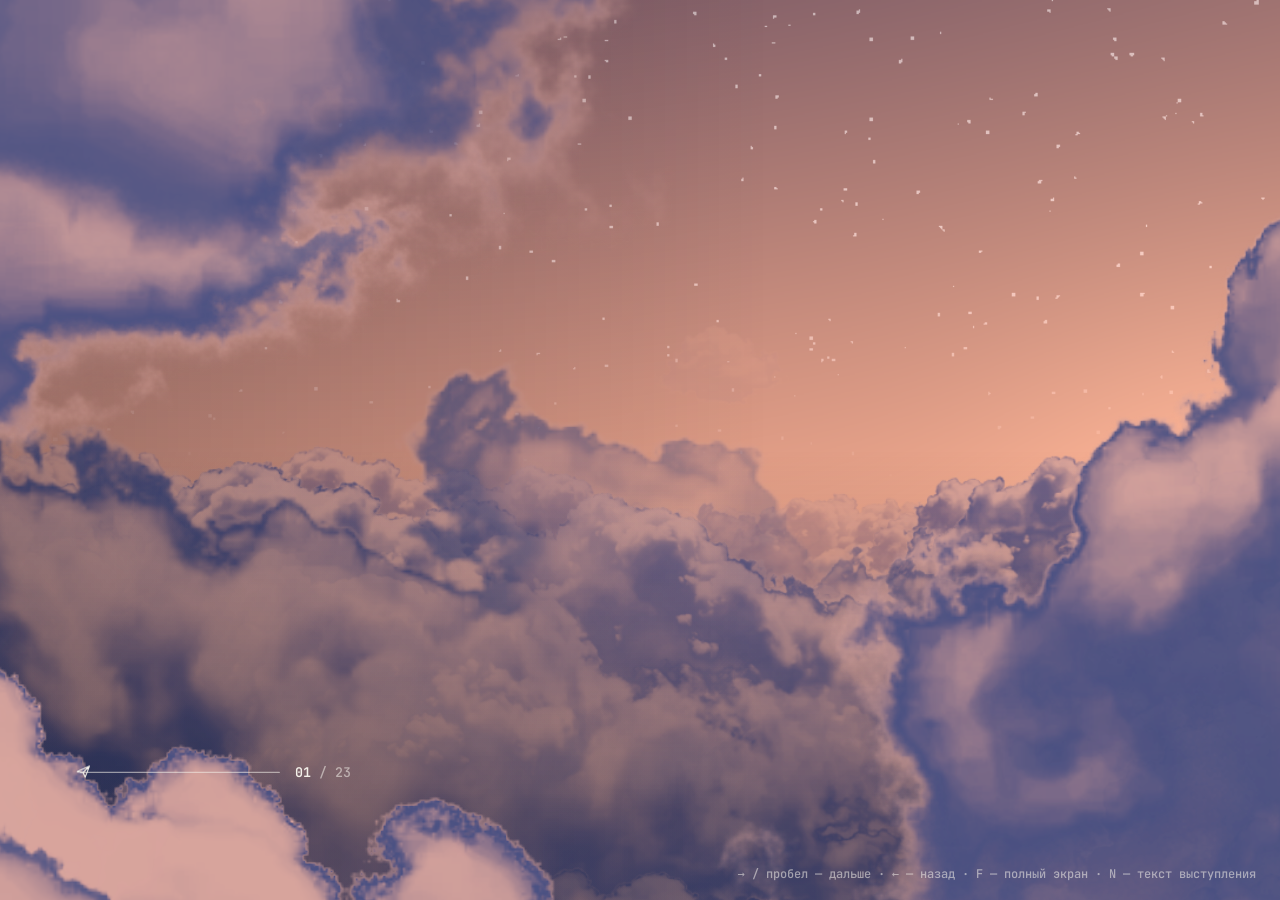
<file: index.html>
<!doctype html>
<html lang="ru">
<head>
<meta charset="utf-8">
<meta name="viewport" content="width=device-width, initial-scale=1">
<title>Школьный помощник — полёт</title>
<meta name="description" content="Защита исследовательской работы: Telegram-бот «Школьный помощник», ГУО «Средняя школа п. Мухавец», 2026.">
<link rel="icon" href="data:image/svg+xml,%3Csvg xmlns=%22http://www.w3.org/2000/svg%22 viewBox=%220 0 24 24%22%3E%3Cpath d=%22M2 12 22 3 15 21 11.5 13.5Z%22 fill=%22%23ff7a45%22/%3E%3C/svg%3E">
<link rel="stylesheet" href="fonts/fonts.css">
<link rel="stylesheet" href="css/style.css">
</head>
<body class="tone-dark">

<canvas id="sky" aria-hidden="true"></canvas>
<div id="land" aria-hidden="true"><img src="img/gen/aerial.webp" alt=""></div>
<div id="mist" aria-hidden="true"></div>

<main id="stage" aria-live="polite">

<!-- 01 · Обложка -->
<section class="slide s-cover" data-ch="intro" data-tod="0" data-tone="dark" data-plane="cover">
  <p class="kicker" data-r="up">Исследовательская работа · 2026</p>
  <h1 class="title" data-r="title">
    <span class="tw"><span>Школьный</span></span>
    <span class="tw"><span>помощник</span></span>
  </h1>
  <p class="lead" data-r="up">Telegram-бот для&nbsp;информационной поддержки и&nbsp;организации учебной деятельности учащихся</p>
  <div class="cover-meta" data-r="up">
    <p><b>Якушевич Арсений, Левчук Мирослав</b> — 11 класс</p>
    <p>ГУО «Средняя школа п. Мухавец» · руководитель — Козик Анна Витальевна, учитель математики</p>
  </div>
  <aside class="notes">Здравствуйте! Мы — Арсений Якушевич и Мирослав Левчук, 11 класс средней школы посёлка Мухавец. Наш проект — Telegram-бот «Школьный помощник». В Telegram сообщение — это бумажный самолётик. Сегодня он проведёт нас через один школьный день — от утреннего расписания до вечера.</aside>
</section>

<!-- 02 · Проблема -->
<section class="slide s-problem" data-ch="intro" data-tod="0.07" data-tone="dark" data-plane="hide" data-leave="fold">
  <p class="kicker" data-r="up">Введение · проблема</p>
  <h2 class="h" data-r="mask"><span class="tw"><span>Всё нужное —</span></span> <span class="tw"><span>в&nbsp;разных местах</span></span></h2>
  <div class="sheets">
    <div class="sheet" data-r="sheet"><span class="sheet-k">понедельник</span><b>Расписание и замены</b><i></i><i></i><i></i></div>
    <div class="sheet" data-r="sheet"><span class="sheet-k">к четвергу</span><b>Домашнее задание</b><i></i><i></i></div>
    <div class="sheet" data-r="sheet"><span class="sheet-k">§ 12, с. 84</span><b>Учебники и&nbsp;справки</b><i></i><i></i><i></i></div>
    <div class="sheet" data-r="sheet"><span class="sheet-k">до экзамена</span><b>План подготовки</b><i></i><i></i></div>
  </div>
  <p class="body p-out" data-r="up">Каждое переключение между источниками — риск забыть важное и&nbsp;потратить время на&nbsp;поиск.</p>
  <aside class="notes">Школьнику каждый день нужно многое: расписание и изменения, домашние задания, учебники, план подготовки. Всё это лежит в разных местах. Чем больше переключений — тем выше риск что-то забыть и потратить время на поиск. Отсюда идея: собрать всё в одном помощнике.</aside>
</section>

<!-- 03 · Цель и гипотеза -->
<section class="slide s-goal" data-ch="intro" data-tod="0.15" data-tone="light" data-plane="goal">
  <p class="kicker" data-r="up">Введение · цель и гипотеза</p>
  <h2 class="h" data-r="mask"><span class="tw"><span>Собрать всё</span></span> <span class="tw"><span>в&nbsp;одном помощнике</span></span></h2>
  <p class="lead goal-text" data-r="up"><b>Цель</b> — разработать и&nbsp;исследовать возможности Telegram-бота «Школьный помощник» как&nbsp;средства информационной поддержки, организации учебной работы и&nbsp;доступа к&nbsp;краеведческим материалам.</p>
  <blockquote class="hypo" data-r="up">
    <span class="mono-k">Гипотеза</span>
    Расписание, задания, учебные материалы и&nbsp;планирование в&nbsp;одном доступном помощнике могут сделать школьную информацию удобнее и&nbsp;помочь организовать самостоятельную работу.
    <small>Влияние на&nbsp;концентрацию требует отдельного измерения.</small>
  </blockquote>
  <dl class="trio" data-r="up">
    <div><dt>Объект</dt><dd>цифровые средства информационной поддержки учащихся</dd></div>
    <div><dt>Предмет</dt><dd>функции школьного Telegram-бота и&nbsp;условия их&nbsp;применения</dd></div>
    <div><dt>Методы</dt><dd>анализ, проектирование, разработка, проверка сценариев, наблюдение, отзывы</dd></div>
  </dl>
  <aside class="notes">Цель — разработать и исследовать бота как средство информационной поддержки, организации учёбы и доступа к краеведческим материалам. Объект — цифровые средства поддержки учащихся, предмет — функции школьного бота. Гипотеза: если объединить расписание, задания, материалы и планирование в одном помощнике, информация станет удобнее, а самостоятельная работа — организованнее. Влияние на концентрацию нужно измерять отдельно. Обратите внимание на самолётик: так в Telegram выглядит сообщение. Дальше он покажет, что и кому доставляет бот.</aside>
</section>

<!-- 04 · Глава 1 -->
<section class="slide s-theory" data-ch="intro" data-tod="0.22" data-tone="light" data-plane="hide">
  <p class="kicker" data-r="up">Глава 1 · на что опираемся</p>
  <h2 class="h" data-r="mask"><span class="tw"><span>Помощник,</span></span> <span class="tw"><span>а&nbsp;не замена учителю</span></span></h2>
  <ol class="principles">
    <li data-r="up"><span class="num">1</span><b>Информация под рукой — ещё не&nbsp;внимание</b><p>Быстрый доступ экономит силы на&nbsp;поиск, но&nbsp;сосредоточенность зависит от&nbsp;условий. Эффект инструмента нужно проверять отдельно.</p></li>
    <li data-r="up"><span class="num">2</span><b>Уведомления — с&nbsp;настройкой</b><p>Напоминание полезно вовремя, частые сообщения отвлекают. Поэтому время рассылки меняется, уведомления можно отключить.</p></li>
    <li data-r="up"><span class="num">3</span><b>Ответ нужно проверять</b><p>Убедительный ответ не&nbsp;обязательно верный. За&nbsp;задания и&nbsp;отметки отвечает учитель, бот — инструмент доступа и&nbsp;поддержки.</p></li>
  </ol>
  <p class="src" data-r="up">ЮНЕСКО: цифровые устройства могут и&nbsp;поддерживать обучение, и&nbsp;отвлекать; генеративные системы требуют проверки и&nbsp;роли человека [1,&nbsp;3]</p>
  <aside class="notes">Мы опирались на обзоры ЮНЕСКО. Три вывода. Первое: доступная информация экономит силы на поиск, но внимание зависит от условий — эффект нужно проверять. Второе: уведомления полезны только вовремя, поэтому их можно настроить и отключить. Третье: ответ нейросети нужно проверять, а за задания и отметки отвечает учитель.</aside>
</section>

<!-- Глава · Как работает -->
<section class="slide s-div s-div-arch" data-ch="arch" data-tod="0.25" data-tone="light" data-plane="hero" data-chi="1">
  <p class="kicker" data-r="up">Глава 2 · разработка</p>
  <h2 class="dt" data-r="title"><span class="tw"><span>Как работает</span></span><span class="tw"><span>бот</span></span></h2>
  <div class="route-map" data-chi="1"></div>
  <aside class="notes">Дальше — как устроен бот изнутри и как в него попадает новый пользователь.</aside>
</section>

<!-- 05 · Архитектура -->
<section class="slide s-arch" data-ch="arch" data-tod="0.3" data-tone="light" data-plane="arch" data-enter="cloud">
  <p class="kicker" data-r="up">2.1 · устройство</p>
  <h2 class="h" data-r="mask"><span class="tw"><span>Бот живёт в&nbsp;облаке</span></span></h2>
  <div class="arch">
    <svg class="arch-lines" viewBox="0 0 1680 600" aria-hidden="true">
      <path id="ar1" d="M290 300 C 420 300, 480 300, 610 300" />
      <path id="ar2" d="M960 300 C 1080 300, 1110 120, 1230 110" />
      <path id="ar3" d="M960 300 C 1090 300, 1120 300, 1230 300" />
      <path id="ar4" d="M960 300 C 1080 300, 1110 480, 1230 490" />
      <path id="ar5" d="M790 384 C 790 420, 790 440, 790 470" />
    </svg>
    <div class="node n-tg" data-r="pop"><span class="mono-k">Вход</span><b>Telegram</b><p>кнопки и&nbsp;сообщения через Bot&nbsp;API [2]</p></div>
    <div class="node n-cf" data-r="pop"><span class="mono-k">Сервер</span><b>Cloudflare Workers</b><p>код бота на&nbsp;JavaScript [4]</p></div>
    <div class="node n-db" data-r="pop"><span class="mono-k">Данные</span><b>Cloudflare D1</b><p>пользователи, задания, отметки</p></div>
    <div class="node n-m1" data-r="pop"><b>GPT-6.1 Sol</b><p>ответы по&nbsp;учёбе</p></div>
    <div class="node n-m2" data-r="pop"><b>Gemma</b><p>белорусский язык</p></div>
    <div class="node n-m3" data-r="pop"><b>Qwen</b><p>резерв; облачный резерв в&nbsp;гостевом режиме</p></div>
  </div>
  <p class="body arch-foot" data-r="up">Работает и&nbsp;при&nbsp;выключенном компьютере автора. Доступность зависит от&nbsp;сети, Telegram и&nbsp;облачных сервисов; названия моделей — по&nbsp;текущей конфигурации.</p>
  <aside class="notes">Серверная часть написана на JavaScript и работает в облаке Cloudflare Workers, данные хранятся в базах Cloudflare D1. Поэтому бот работает, даже когда мой компьютер выключен. Ответы по учёбе формирует модель, которую провайдер обозначает как GPT-6.1 Sol, белорусский язык обрабатывает Gemma, резерв — Qwen; в гостевом режиме используется облачный резерв. Смотрите: вопрос ученика улетает из Telegram в облако к модели, а ответ возвращается обратно.</aside>
</section>

<!-- 06 · Вход и роли -->
<section class="slide s-roles" data-ch="arch" data-tod="0.33" data-tone="light" data-plane="route" data-focus="0.03,0.795,0.9,0.866" data-loupe="1290,722,600">
  <p class="kicker" data-r="up">2.5 · регистрация и роли</p>
  <h2 class="h" data-r="mask"><span class="tw"><span>Путь нового пользователя</span></span></h2>
  <div class="route">
    <svg class="route-line" viewBox="0 0 1160 260" aria-hidden="true"><path id="rt" d="M40 210 C 220 210, 230 60, 410 60 S 600 210, 770 210 S 960 60, 1120 60"/></svg>
    <div class="wp wp1" data-r="pop"><span class="num">1</span><b>Язык</b><p>русский или&nbsp;белорусский</p></div>
    <div class="wp wp2" data-r="pop"><span class="num">2</span><b>Как войти</b><p>гостевой режим без&nbsp;заявки или&nbsp;«Подать заявку»</p></div>
    <div class="wp wp3" data-r="pop"><span class="num">3</span><b>Заявка</b><p>имя, фамилия, класс</p></div>
    <div class="wp wp4" data-r="pop"><span class="num">4</span><b>Администратор</b><p>одобряет — открывается доступ по&nbsp;роли</p></div>
    <span class="stamp" data-deliver>одобрено</span>
  </div>
  <div class="roles" data-r="up">
    <div><b>Ученик</b><p>школьные и&nbsp;учебные разделы, свои отметки</p></div>
    <div><b>Учитель</b><p>домашние задания и&nbsp;отметки ученикам</p></div>
    <div><b>Администратор</b><p>заявки, назначение учителей, исправление имени и&nbsp;класса</p></div>
  </div>
  <figure class="phone ph-roles" data-r="img"><img src="img/shots/reg-1.webp" alt="Экран выбора способа входа в боте"><img class="msg" src="img/shots/reg-2.webp" alt="Ответ бота: администратор одобрил заявку"></figure>
  <p class="note roles-note" data-r="up">Одобрение — решение администратора, а&nbsp;не&nbsp;проверка личности: порядок проверки определяет школа.</p>
  <aside class="notes">При первом входе пользователь выбирает русский или белорусский язык и способ доступа. «Попробовать без регистрации» открывает гостевой режим: можно посмотреть расписание, учебные разделы и музей. Чтобы стать учеником, нужно подать заявку: имя, фамилия, класс. Администратор её одобряет — и открывается доступ по роли. Ученик видит свои отметки, учитель работает с заданиями и отметками, администратор — с заявками и учителями. Заявка летит к администратору, он одобряет — и ответ прилетает ученику в чат.</aside>
</section>

<!-- Глава · Учебный день -->
<section class="slide s-div s-div-day" data-ch="day" data-tod="0.34" data-tone="light" data-plane="hide" data-chi="2" data-pose="1080,120,620,-12">
  <p class="kicker" data-r="up">Глава 2 · функции</p>
  <h2 class="dt" data-r="title"><span class="tw"><span>Один</span></span><span class="tw"><span>учебный</span></span><span class="tw"><span>день</span></span></h2>
  <img class="phone-src" hidden src="img/shots/menu.webp" alt="">
  <div class="route-map" data-chi="2"></div>
  <aside class="notes">Пройдём один учебный день ученика: утро, уроки, учёба, подготовка к экзаменам и вечер дома. Всё — в одном чате.</aside>
</section>

<!-- 07 · Учебный день -->
<section class="slide s-day" data-ch="day" data-tod="0.37" data-tone="light" data-plane="day" data-mail="dim" data-pose="1420,96,360,3" data-focus="0.02,0.455,0.83,0.676" data-loupe="1250,560,600">
  <p class="kicker" data-r="up">2.6 · расписание</p>
  <h2 class="h" data-r="mask"><span class="tw"><span>Утро начинается</span></span> <span class="tw"><span>с&nbsp;расписания</span></span></h2>
  <div class="clock" data-r="up"><span class="clock-t" data-count-time="07:30">07:30</span><span class="clock-c">по&nbsp;Минску — утренняя рассылка, время можно изменить</span></div>
  <ul class="ticks">
    <li data-r="up">Расписание своего класса на&nbsp;сегодня, завтра или&nbsp;неделю и&nbsp;звонки</li>
    <li data-r="up">Домашние задания класса — с&nbsp;уведомлением о&nbsp;новых</li>
    <li data-r="up">На&nbsp;каникулах обычные уведомления о&nbsp;занятиях на&nbsp;паузе</li>
    <li data-r="up">Данные — из&nbsp;школьных документов; при&nbsp;изменениях их&nbsp;обновляют</li>
  </ul>
  <img class="phone-src" hidden src="img/shots/day-1.webp" alt="">
  <aside class="notes">Ученик открывает расписание своего класса на сегодня, завтра или неделю, а также звонки и домашние задания. После одобрения заявки каждое утро в 07:30 по минскому времени приходит расписание — время можно изменить. На каникулах обычные уведомления останавливаются. Расписание основано на школьных документах, поэтому при изменениях его нужно обновлять. Ровно в 07:30 сообщение с расписанием прилетает на телефон.</aside>
</section>

<!-- 08 · Учитель -->
<section class="slide s-teacher" data-ch="day" data-tod="0.45" data-tone="light" data-plane="teacher" data-mail="dim" data-pose="150,110,360,-3" data-focus="0.02,0.645,0.68,0.755" data-loupe="70,600,560">
  <p class="kicker" data-r="up">2.6 · учительская</p>
  <h2 class="h" data-r="mask"><span class="tw"><span>Учитель ставит —</span></span> <span class="tw"><span>ученик сразу узнаёт</span></span></h2>
  <div class="flows">
    <div class="flow" data-r="up"><span class="mono-k">Домашнее задание</span><p>класс → предмет → текст и&nbsp;дата → подтверждение</p><em>классу приходит уведомление</em></div>
    <div class="flow" data-r="up"><span class="mono-k">Отметка</span><p>ученик → предмет → значение, дата, комментарий</p><em>ученику — личное сообщение</em></div>
    <div class="flow" data-r="up"><span class="mono-k">Сводка дня</span><p>через час после последнего урока класса</p><em>отметки за&nbsp;день или «записей пока нет»</em></div>
  </div>
  <img class="phone-src" hidden src="img/shots/day-2.webp" alt="">
  <p class="note" data-r="up">Бот не&nbsp;узнаёт оценки сам: в&nbsp;журнал попадает только то, что&nbsp;внёс учитель.</p>
  <aside class="notes">У учителя своя панель. Домашнее задание: выбрать класс и предмет, ввести текст и дату, подтвердить — класс получает уведомление. Отметка: выбрать ученика, предмет, значение, дату и комментарий — ученику приходит личное сообщение. Через час после последнего урока бот присылает сводку за день. Важно: бот не узнаёт оценки сам, в журнал попадает только то, что внёс учитель. Учитель отправил отметку — и она сразу прилетает ученику.</aside>
</section>

<!-- 09 · Учёба -->
<section class="slide s-study" data-ch="day" data-tod="0.5" data-tone="light" data-plane="study" data-mail="dim" data-pose="1430,96,350,3" data-focus="0.03,0.585,0.9,0.645" data-loupe="1250,712,620">
  <p class="kicker" data-r="up">2.7 · учебные материалы</p>
  <h2 class="h" data-r="mask"><span class="tw"><span>Объяснит, разберёт,</span></span> <span class="tw"><span>покажет источник</span></span></h2>
  <div class="bigcount" data-r="up"><span class="big" data-count="25622" data-mail-count>25&nbsp;622</span><span class="big-c">страницы в&nbsp;библиотеке бота · 114 учебников · 25&nbsp;552 доступны для&nbsp;поиска</span><span class="date">на&nbsp;13.11.2026</span></div>
  <ul class="chips" data-r="up">
    <li>Объяснить тему</li><li>Разобрать задачу</li><li>Тренировка</li><li>Формулы</li><li class="hl">Проще</li><li class="hl">Пример</li><li>Источник</li><li>Перевод RU → BE</li>
  </ul>
  <p class="body study-m" data-r="up">Поиск учитывает выбранный класс. Ответы — GPT-6.1 Sol, белорусский — Gemma, резерв — Qwen.</p>
  <img class="phone-src" hidden src="img/shots/bot-study.webp" alt="">
  <p class="note" data-r="up">Ссылка на&nbsp;учебник помогает проверить ответ, но&nbsp;не&nbsp;заменяет чтение страницы.</p>
  <aside class="notes">В учебном разделе можно попросить объяснить тему, разобрать задачу, получить тренировочное упражнение или открыть формулы. Если непонятно — кнопки «Проще» и «Пример», и можно задавать уточнения по той же теме. В библиотеке бота 114 учебников и 25 622 страницы, поиск учитывает класс. В отдельных ответах бот показывает источник из учебника — на экране пример на белорусском. Источник помогает проверить ответ, но не заменяет чтение страницы. Вопрос улетает в облако, бот ищет по страницам учебников и возвращает ответ с источником.</aside>
</section>

<!-- 10 · Крок и поступление -->
<section class="slide s-krok" data-ch="day" data-tod="0.56" data-tone="light" data-plane="hide" data-pose="1240,170,300,-5" data-pose2="1565,235,285,5">
  <p class="kicker" data-r="up">2.4 · подготовка и поступление</p>
  <h2 class="h" data-r="mask"><span class="tw"><span>К&nbsp;ЦЭ и&nbsp;ЦТ —</span></span> <span class="tw"><span>и&nbsp;дальше, в&nbsp;вуз</span></span></h2>
  <div class="duo">
    <div class="duo-col" data-r="up">
      <span class="mono-k">«Крок» · отдельный ресурс [6]</span>
      <p>План занятий, повторение, тренировки по&nbsp;предметам и&nbsp;пробные варианты. Репетитор разбирает ошибки, раздел прогресса показывает прогноз&nbsp;баллов.</p>
      <p class="small">Основная модель — Gemini, резерв — Qwen. Прогноз — ориентир, а&nbsp;не&nbsp;гарантия результата.</p>
    </div>
    <div class="duo-col" data-r="up">
      <span class="mono-k">«Куда поступать» · в&nbsp;боте</span>
      <p>Поиск направлений по&nbsp;предметам и&nbsp;баллам, по&nbsp;вузу или&nbsp;городу. Каталог — данные «Адукар» с&nbsp;указанной датой&nbsp;[5].</p>
      <p class="small">Проходные баллы прошлых лет помогают ориентироваться, но&nbsp;не&nbsp;гарантируют поступление.</p>
    </div>
  </div>
  <img class="phone-src" hidden src="img/shots/krok-today.webp" alt="">
  <img class="phone-src2" hidden src="img/shots/bot-admissions.webp" alt="">
  <aside class="notes">Из учебного раздела можно перейти в «Крок» — отдельный ресурс для подготовки к ЦЭ и ЦТ: план занятий, повторение, тренировки и пробные варианты, репетитор для разбора ошибок и прогноз баллов. Основная модель «Крока» — Gemini, резервная — Qwen. В самом боте есть раздел «Куда поступать»: поиск по предметам, баллам, вузу или городу по данным «Адукар». Проходные баллы прошлых лет — ориентир, а не гарантия.</aside>
</section>

<!-- 13 · Дома -->
<section class="slide s-games" data-ch="day" data-tod="0.6" data-tone="light" data-plane="hide" data-pose="1250,140,320,-4" data-pose2="1510,200,300,4">
  <p class="kicker" data-r="up">2.3 · дома, после уроков</p>
  <h2 class="h" data-r="mask"><span class="tw"><span>Вечером — шахматы,</span></span> <span class="tw"><span>игры и&nbsp;план</span></span></h2>
  <div class="games">
    <div data-r="up"><span class="mono-k">ChessBel · отдельное приложение [8]</span><p>Игра с&nbsp;компьютером, онлайн или&nbsp;вдвоём, задачи, книга дебютов, рейтинг и&nbsp;турниры. На&nbsp;высоких уровнях — движок Stockfish, на&nbsp;начальных — учебный алгоритм.</p></div>
    <div data-r="up"><span class="mono-k">В боте</span><p>Ребусы, викторина и&nbsp;«Кодовый замок» — чтобы переключиться и&nbsp;потренировать логику.</p></div>
    <div data-r="up"><span class="mono-k">Планировщик</span><p>Список дел и&nbsp;учебный таймер: выделить время на&nbsp;одну задачу.</p></div>
  </div>
  <img class="phone-src" hidden src="img/shots/chess-home.webp" alt="">
  <img class="phone-src2" hidden src="img/shots/chess-opening.webp" alt="">
  <p class="note" data-r="up">Игровые очки — не&nbsp;школьные отметки; таймер не&nbsp;измеряет внимание.</p>
  <aside class="notes">Вечером, дома, можно открыть ChessBel — наше шахматное приложение: игра с компьютером, онлайн или вдвоём, задачи, книга дебютов, рейтинг и турниры. На высоких уровнях работает движок Stockfish, на начальных — учебный алгоритм. В самом боте есть ребусы, викторина и «Кодовый замок», а для самостоятельной работы — список дел и учебный таймер. Игровые очки — не школьные отметки.</aside>
</section>

<!-- Глава · Моя родина -->
<section class="slide s-div s-div-home" data-ch="home" data-tod="0.65" data-tone="dark" data-plane="letter" data-scene="land" data-chi="3">
  <p class="kicker" data-r="up">Глава 2 · краеведение</p>
  <h2 class="dt" data-r="title"><span class="tw"><span>Моя</span></span><span class="tw"><span>родина</span></span></h2>
  <figure class="letter" data-deliver><img src="img/photo/memorial.webp" alt="Памятник землякам в Мухавце"><figcaption>Мухавец · памятник землякам · 1976</figcaption></figure>
  <div class="route-map" data-chi="3"></div>
  <aside class="notes">Отдельная часть проекта — история нашего посёлка: школьный музей и памятные места.</aside>
</section>

<!-- 11 · Моя родина -->
<section class="slide s-home" data-ch="home" data-tod="0.66" data-tone="dark" data-plane="hide" data-scene="land">
  <p class="kicker" data-r="up">2.2 · краеведение</p>
  <h2 class="h" data-r="mask"><span class="tw"><span>Моя родина</span></span></h2>
  <p class="lead home-lead" data-r="up">Раздел ведёт на&nbsp;страницу школьного музея и&nbsp;памятных мест Мухавца: виртуальные прогулки и&nbsp;видеорассказы&nbsp;[7].</p>
  <div class="places">
    <figure data-r="img"><img src="img/photo/museum.webp" alt="Школьный музей"><figcaption><b>Школьный музей</b>боевой и&nbsp;трудовой славы открыт <span class="date">8&nbsp;мая&nbsp;1975</span> — работа школы и&nbsp;клуба «Подвиг»</figcaption></figure>
    <figure data-r="img"><img src="img/photo/bogdanchuk.webp" alt="Памятник Сергею Богданчуку"><figcaption><b>Памятник С.&nbsp;Е.&nbsp;Богданчуку</b>история человека, чьё имя связано со&nbsp;школой и&nbsp;Брестом</figcaption></figure>
    <figure data-r="img"><img src="img/photo/memorial.webp" alt="Памятник землякам"><figcaption><b>Памятник землякам</b>погибшим в&nbsp;Великую Отечественную войну, открыт в&nbsp;<span class="date">1976</span></figcaption></figure>
  </div>
  <aside class="notes">Особое место в проекте — раздел «Моя родина». Он ведёт на страницу школьного музея и памятных мест Мухавца. Музей боевой и трудовой славы открылся 8 мая 1975 года благодаря работе школы и клуба «Подвиг». Памятник Сергею Богданчуку рассказывает о человеке, чьё имя связано со школой и Брестом. Памятник землякам посвящён погибшим в годы Великой Отечественной войны, его открыли в 1976 году.</aside>
</section>

<!-- 12 · Экскурсовод -->
<section class="slide s-guide" data-ch="home" data-tod="0.7" data-tone="dark" data-plane="hide" data-scene="land">
  <p class="kicker" data-r="up">2.2 · виртуальный музей</p>
  <h2 class="h" data-r="mask"><span class="tw"><span>Прогулка и&nbsp;экскурсовод</span></span></h2>
  <figure class="shot-wide" data-r="img"><img src="img/photo/walk-museum.webp" alt="Виртуальная прогулка по школьному музею"></figure>
  <div class="guide-text">
    <p class="body" data-r="up">Посетитель ходит по&nbsp;трёхмерному музею, подходит к&nbsp;стендам и&nbsp;открывает видеорассказ юных экскурсоводов.</p>
    <p class="body" data-r="up">Экскурсовод сопоставляет вопрос с&nbsp;подготовленными сведениями и&nbsp;открывает нужный фрагмент видео.</p>
    <p class="note" data-r="up">Языковая модель здесь не&nbsp;используется — поэтому ответ есть только на&nbsp;то, что&nbsp;есть в&nbsp;материалах.</p>
  </div>
  <figure class="phone ph-guide" data-r="img"><img src="img/shots/museum-guide.webp" alt="Экскурсовод на сайте музея"></figure>
  <aside class="notes">В виртуальном музее можно осматриваться, подходить к экспозициям и открывать видеорассказы. На странице работает экскурсовод: посетитель выбирает место, задаёт вопрос — и программа сопоставляет его с подготовленными сведениями и показывает фрагмент видео. Языковая модель здесь не используется, поэтому ответ есть только на то, что есть в материалах. Так история школы и посёлка доступна и за пределами музея.</aside>
</section>

<!-- Глава · Проверка в классе -->
<section class="slide s-div s-div-check" data-ch="check" data-tod="0.85" data-tone="dark" data-plane="digits" data-chi="4">
  <p class="kicker" data-r="up">Глава 3 · опытное использование</p>
  <div class="digits" data-r="up" aria-hidden="true"><span class="d1">1</span><span class="d2">5</span></div>
  <h2 class="dt dt-mid" data-r="title"><span class="tw"><span>Проверка</span></span><span class="tw"><span>в классе</span></span></h2>
  <p class="lead dl" data-r="up">15 одноклассников пользовались ботом с&nbsp;25.10 по&nbsp;14.11.2026</p>
  <div class="route-map" data-chi="4"></div>
  <aside class="notes">Третья глава — как бот проверяли в нашем классе.</aside>
</section>

<!-- 14 · Эксперимент -->
<section class="slide s-exp" data-ch="check" data-tod="0.86" data-tone="dark" data-plane="hide">
  <p class="kicker" data-r="up">Глава 3 · опытное использование</p>
  <h2 class="h" data-r="mask"><span class="tw"><span>Три недели в&nbsp;классе</span></span></h2>
  <p class="lead exp-lead" data-r="up"><b>15&nbsp;одноклассников</b>, 11&nbsp;класс · 25.10&nbsp;—&nbsp;14.11.2026 · свои телефоны</p>
  <div class="stats">
    <div data-r="up"><span class="stat" data-count="30" data-prefix="≈" data-suffix="%">≈30%</span><b>концентрация</b><p>субъективная оценка учеников, не&nbsp;инструментальное измерение</p></div>
    <div data-r="up"><span class="stat" data-count="90" data-lo="80" data-suffix="%">80–90%</span><b>учебные ответы на&nbsp;русском</b><p>предварительная оценка точности</p></div>
    <div data-r="up"><span class="stat" data-count="75" data-lo="70" data-suffix="%">70–75%</span><b>переводы и&nbsp;ответы на&nbsp;белорусском</b><p>предварительная оценка точности</p></div>
  </div>
  <p class="body exp-next" data-r="up">Это данные, сообщённые автором. Чтобы подтвердить, нужны число проверенных ответов, критерии и&nbsp;проверяющие, а&nbsp;для внимания — задания до&nbsp;и&nbsp;после: <span class="formula">Δ = (после − до) / до × 100&nbsp;%</span></p>
  <aside class="notes">Ботом пользовались 15 моих одноклассников с 25 октября по 14 ноября на своих телефонах. По их субъективной оценке, концентрация улучшилась примерно на 30 процентов — это впечатление, а не измерение. Предварительная точность учебных ответов на русском — около 80–90 %, переводов и ответов на белорусском — около 70–75 %. Эти цифры нужно подтвердить: указать, сколько ответов проверено, по каким критериям и кем. Для внимания нужен замер до и после.</aside>
</section>

<!-- 15 · Данные -->
<section class="slide s-data" data-ch="check" data-tod="0.9" data-tone="dark" data-plane="hide">
  <p class="kicker" data-r="up">2.8 · данные и ограничения</p>
  <h2 class="h" data-r="mask"><span class="tw"><span>Данных — минимум,</span></span> <span class="tw"><span>роли — раздельно</span></span></h2>
  <ul class="ticks ticks-dark">
    <li data-r="up">Для заявки — имя, фамилия, класс и&nbsp;Telegram&nbsp;ID; доступ к&nbsp;функциям зависит от&nbsp;роли</li>
    <li data-r="up">Команда <code>/delete_me</code> удаляет профиль из&nbsp;рабочей базы бота</li>
    <li data-r="up">Учебные вопросы могут обрабатываться внешними сервисами — лишних личных данных в&nbsp;тексте не&nbsp;писать</li>
    <li data-r="up">Школе нужны ответственные за&nbsp;расписание, учётные записи и&nbsp;данные</li>
  </ul>
  <aside class="notes">Для заявки бот хранит имя, фамилию, класс и Telegram ID, а доступ к функциям зависит от роли. Команда /delete_me удаляет профиль из рабочей базы. Учебные вопросы могут обрабатываться внешними сервисами, поэтому лишние личные данные писать не нужно. Перед внедрением школе нужно назначить ответственных за расписание, учётные записи и данные.</aside>
</section>

<!-- 16 · Перспективы -->
<section class="slide s-next" data-ch="check" data-tod="0.94" data-tone="dark" data-plane="next">
  <p class="kicker" data-r="up">3.5 · перспективы</p>
  <h2 class="h" data-r="mask"><span class="tw"><span>Куда летим дальше</span></span></h2>
  <div class="nexts">
    <div data-r="up"><b>Вместе со&nbsp;школой</b><p>проще обновлять расписание, лучше инструменты учителя, предложения учеников</p></div>
    <div data-r="up"><b>Краеведение</b><p>новые проверенные рассказы, экспозиции и&nbsp;прогулки</p></div>
    <div data-r="up"><b>Белорусский язык</b><p>регулярная проверка интерфейса, переводов и&nbsp;терминов специалистом</p></div>
    <div data-r="up"><b>Другие школы</b><p>после настройки их&nbsp;расписания, ролей и&nbsp;местных материалов</p></div>
  </div>
  <aside class="notes">Дальше проект можно развивать вместе со школой: упростить обновление расписания, улучшить инструменты учителя, собирать предложения учеников. Расширять краеведческие материалы. Регулярно проверять белорусский язык со специалистом. И адаптировать помощника для других школ — после настройки их расписания, ролей и материалов, с оценкой надёжности и качества ответов. Следующий маршрут нашего самолётика — другие школы.</aside>
</section>

<!-- 17 · Итог -->
<section class="slide s-final" data-ch="final" data-tod="1" data-tone="dark" data-plane="final">
  <p class="kicker" data-r="up">Заключение</p>
  <h2 class="h" data-r="mask"><span class="tw"><span>Что сделано</span></span></h2>
  <ol class="contrib">
    <li data-r="up"><span class="num">1</span>Один бот для&nbsp;школы: расписание, задания и&nbsp;отметки</li>
    <li data-r="up"><span class="num">2</span>Помощь в&nbsp;учёбе на&nbsp;русском и&nbsp;белорусском — с&nbsp;источниками из&nbsp;учебников</li>
    <li data-r="up"><span class="num">3</span>История Мухавца онлайн: музей, памятные места, экскурсовод</li>
    <li data-r="up"><span class="num">4</span>Проверено в&nbsp;классе; следующий шаг — точные измерения</li>
  </ol>
  <figure class="qr" data-deliver><span class="qr-k">последнее сообщение — вам</span><img src="img/brand/qr.svg" alt="QR-код Telegram-бота"><figcaption>t.me/school_qwen_helper_26_bot</figcaption></figure>
  <aside class="notes">В результате мы создали школьного помощника, который объединяет расписание, задания и отметки, помогает в учёбе на двух языках со ссылками на учебники и открывает историю Мухавца. Его проверили одноклассники, а следующий шаг — точные измерения. Спасибо! И последнее сообщение — вам: отсканируйте QR-код, бот открыт для гостевого входа.</aside>
</section>

<!-- 17б · Инструкция -->
<section class="slide s-guide" data-ch="final" data-tod="1" data-tone="dark" data-plane="guide">
  <p class="kicker" data-r="up">Инструкция</p>
  <h2 class="h" data-r="mask"><span class="tw"><span>Как пользоваться —</span></span> <span class="tw"><span>по&nbsp;шагам</span></span></h2>
  <ul class="guide-list">
    <li data-r="up"><b>Быстрый старт</b>язык, гостевой вход, заявка ученика</li>
    <li data-r="up"><b>Для каждой роли</b>ученик, учитель, администратор</li>
    <li data-r="up"><b>Всё о&nbsp;работе</b>уведомления, лимиты ИИ, данные, все команды</li>
    <li data-r="up"><b>16 страниц</b>онлайн-страница и&nbsp;PDF для печати</li>
  </ul>
  <div class="guide-pages" data-r="up" aria-hidden="true"><img class="gp gp2" src="img/guide/p5.webp" alt=""><img class="gp gp1" src="img/guide/p1.webp" alt=""></div>
  <figure class="qr" data-deliver><span class="qr-k">инструкция — всем</span><img src="img/brand/qr-guide.svg" alt="QR-код инструкции"><figcaption>benji-hue.github.io/<br>shkolny-pomoshnik-polet/<br>instrukciya</figcaption></figure>
  <aside class="notes">Чтобы ботом было легко пользоваться без нас, мы сделали подробную инструкцию: быстрый старт, разделы для ученика, учителя и администратора, уведомления, лимиты ИИ, данные и полный список команд. Она есть онлайн и в PDF для печати — QR-код на экране.</aside>
</section>

<!-- 18 · Источники -->
<section class="slide s-src" data-ch="final" data-tod="1" data-tone="dark" data-plane="hide">
  <p class="kicker" data-r="up">Приложение</p>
  <h2 class="h h-small" data-r="mask"><span class="tw"><span>Источники</span></span></h2>
  <ol class="sources" data-r="up">
    <li>UNESCO. Technology in education: 2023 Global Education Monitoring Report.</li>
    <li>Telegram. Telegram Bot API. core.telegram.org/bots/api</li>
    <li>UNESCO. Guidance for generative AI in education and research. 2023.</li>
    <li>Cloudflare. Workers documentation. developers.cloudflare.com/workers</li>
    <li>Адукар. Каталог вузов. adukar.com/by/catalog-vuz</li>
    <li>Крок. Ресурс подготовки к ЦЭ и ЦТ. krok-ct.duckdns.org</li>
    <li>Мухавец. Музей и памятные места. z7bv4pbtvp-star.github.io/mukhavets-school-museum</li>
    <li>ChessBel. Шахматное приложение. chessbel.school-helper-ai-bot.workers.dev</li>
    <li>Школьные документы с расписанием занятий (внутренние материалы).</li>
  </ol>
  <p class="note" data-r="up">Дата обращения ко&nbsp;всем ресурсам — 13.11.2026. Изображения: скриншоты проекта, фото памятных мест; небо и&nbsp;вид на&nbsp;посёлок сгенерированы (Google Gemini).</p>
  <aside class="notes">Список источников — для вопросов жюри.</aside>
</section>

<figure id="phoneA" class="phone pp" aria-hidden="true"><img class="scr" alt=""><img class="scr2" alt=""></figure>
<figure id="phoneB" class="phone pp" aria-hidden="true"><img class="scr" alt=""><img class="scr2" alt=""></figure>
<div id="loupe" aria-hidden="true"></div>
<div id="mailtag" aria-hidden="true"></div>
<span id="ping" aria-hidden="true"></span>
</main>

<canvas id="fx" aria-hidden="true"></canvas>

<nav id="hud" aria-label="Навигация">
  <div class="hud-track"><span class="hud-fill"></span><svg class="hud-plane" viewBox="0 0 24 24" aria-hidden="true"><path d="M2 12 22 3 15 21 11.5 13.5Z M11.5 13.5 22 3"/></svg></div>
  <span class="hud-num"><b id="hudCur">01</b> / <span id="hudAll">18</span></span>
</nav>
<div id="notes" hidden><div class="notes-in"><span class="mono-k">Текст для выступающего · N — скрыть</span><p id="notesText"></p></div></div>
<div id="hint">→ / пробел — дальше · ← — назад · F — полный экран · N — текст выступления</div>

<script src="vendor/three.min.js"></script>
<script src="vendor/gsap.min.js"></script>
<script src="js/assets.js"></script>
<script src="js/world.js"></script>
<script src="js/deck.js"></script>
</body>
</html>
</file>
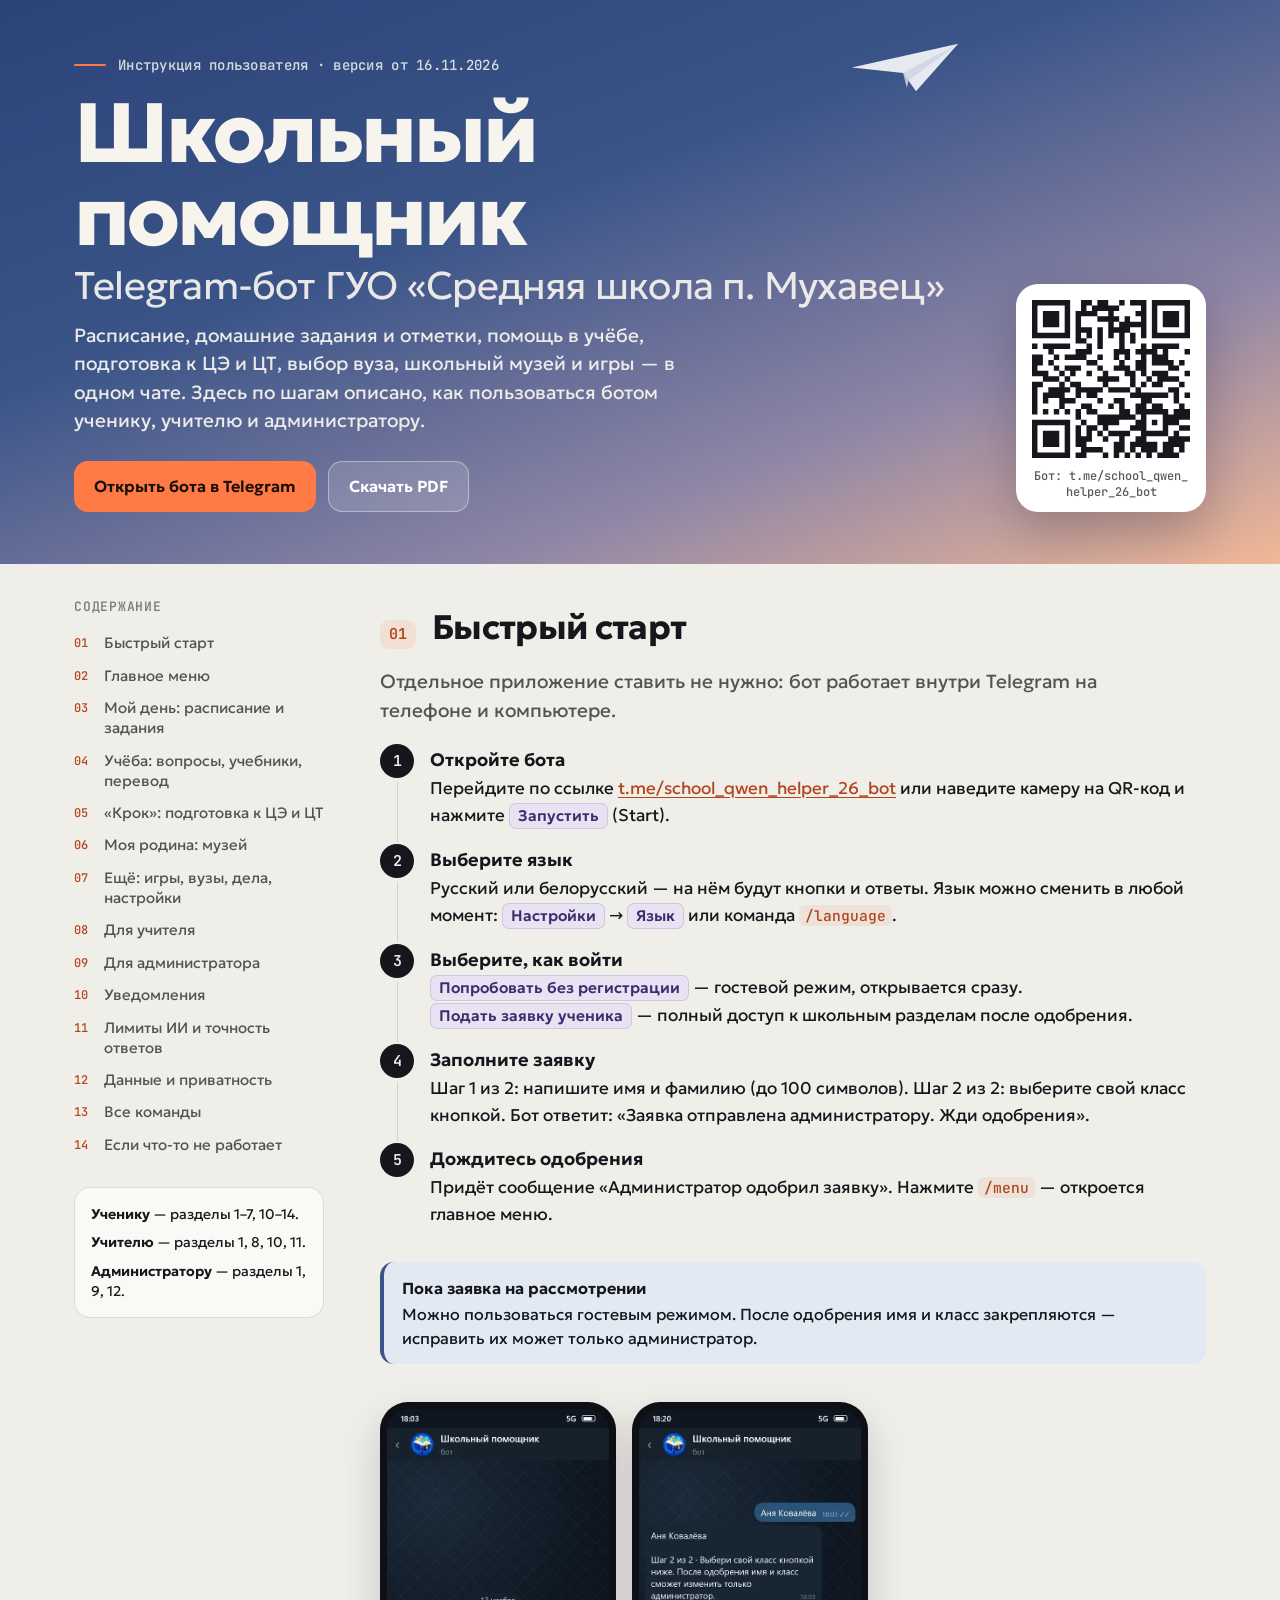
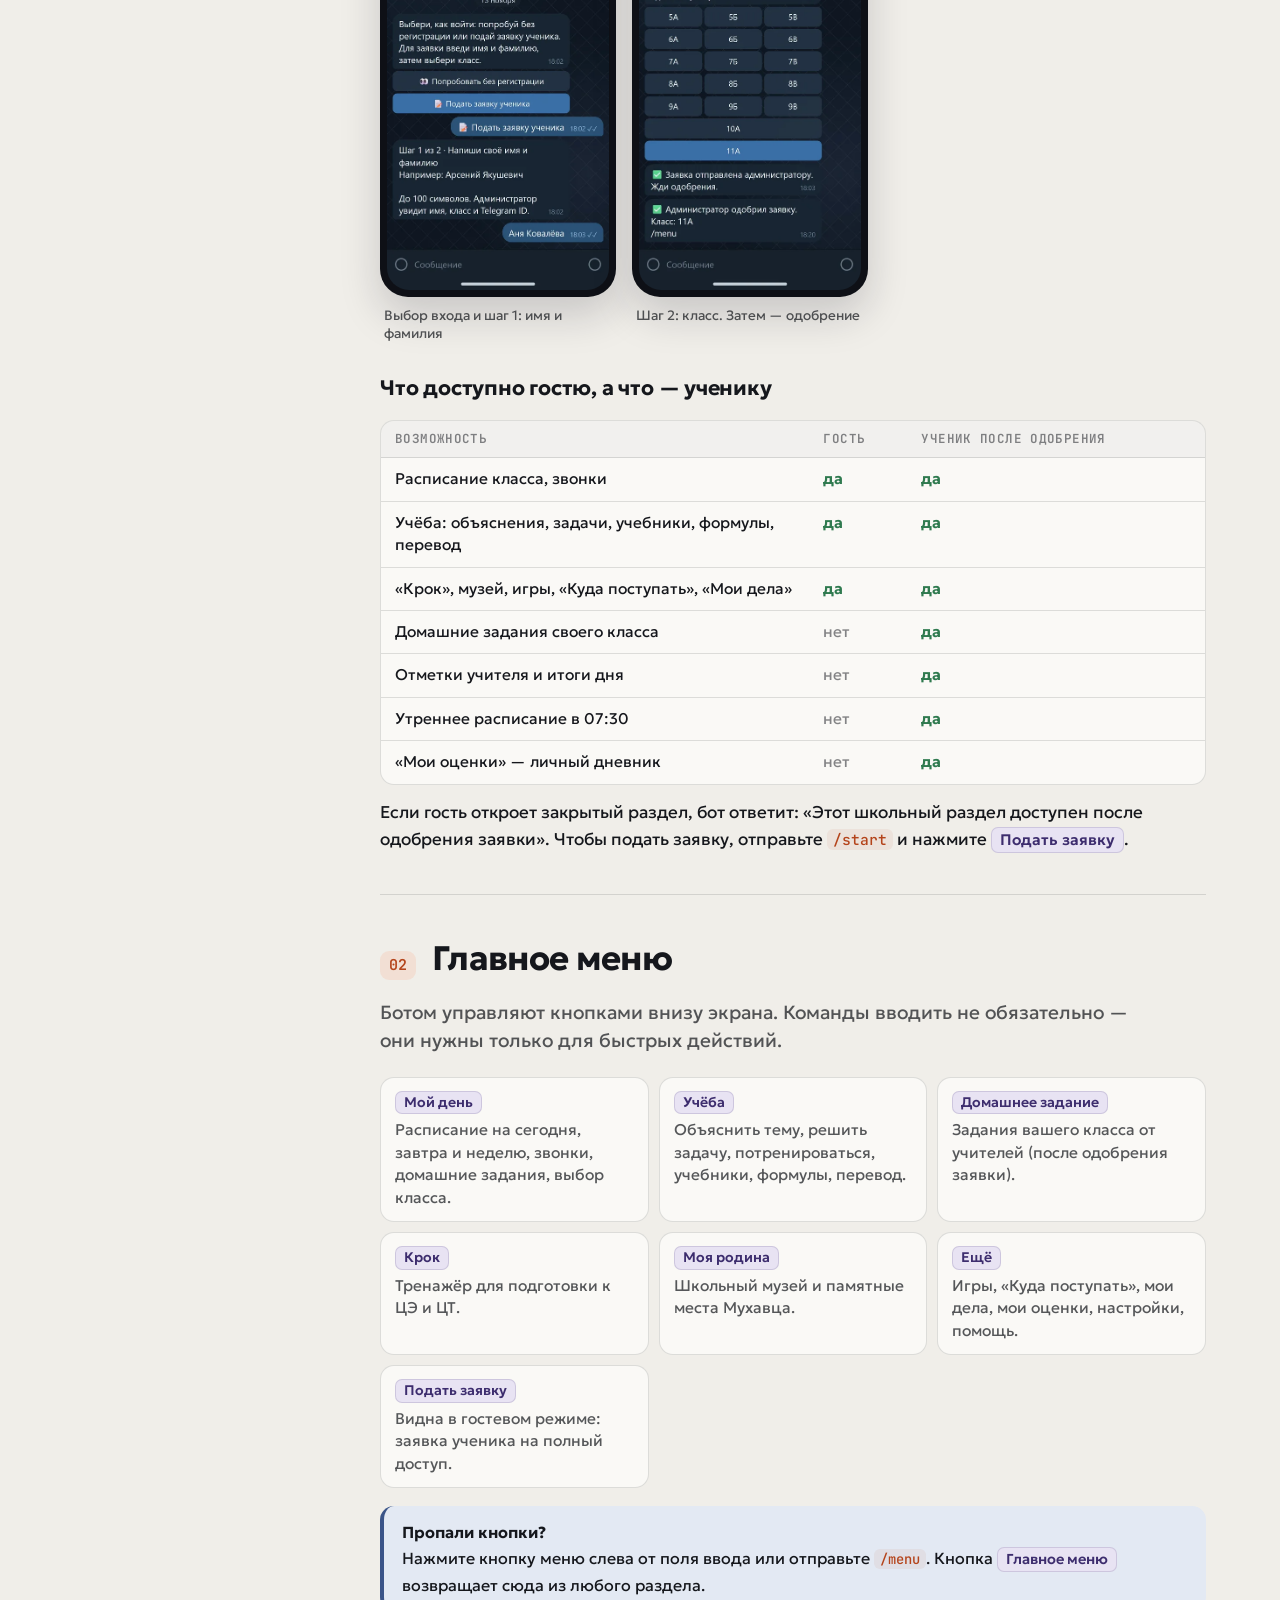
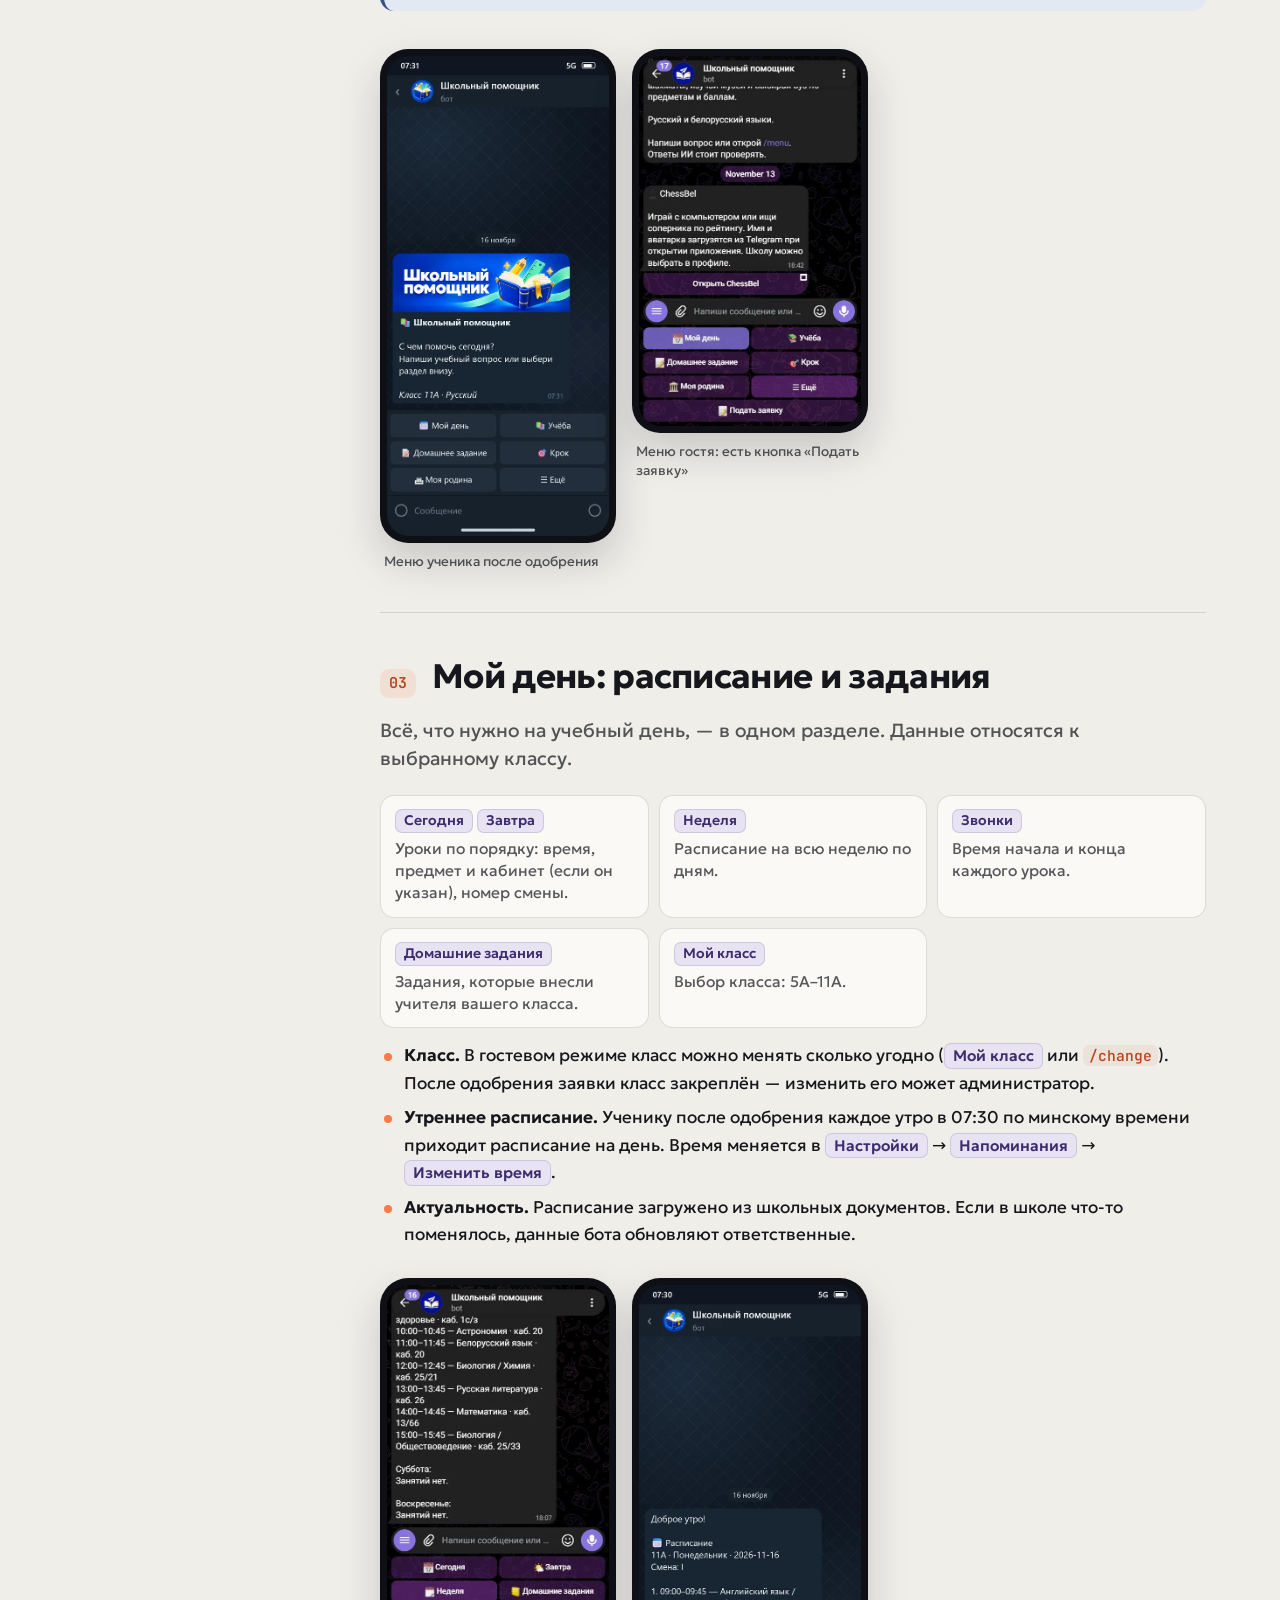
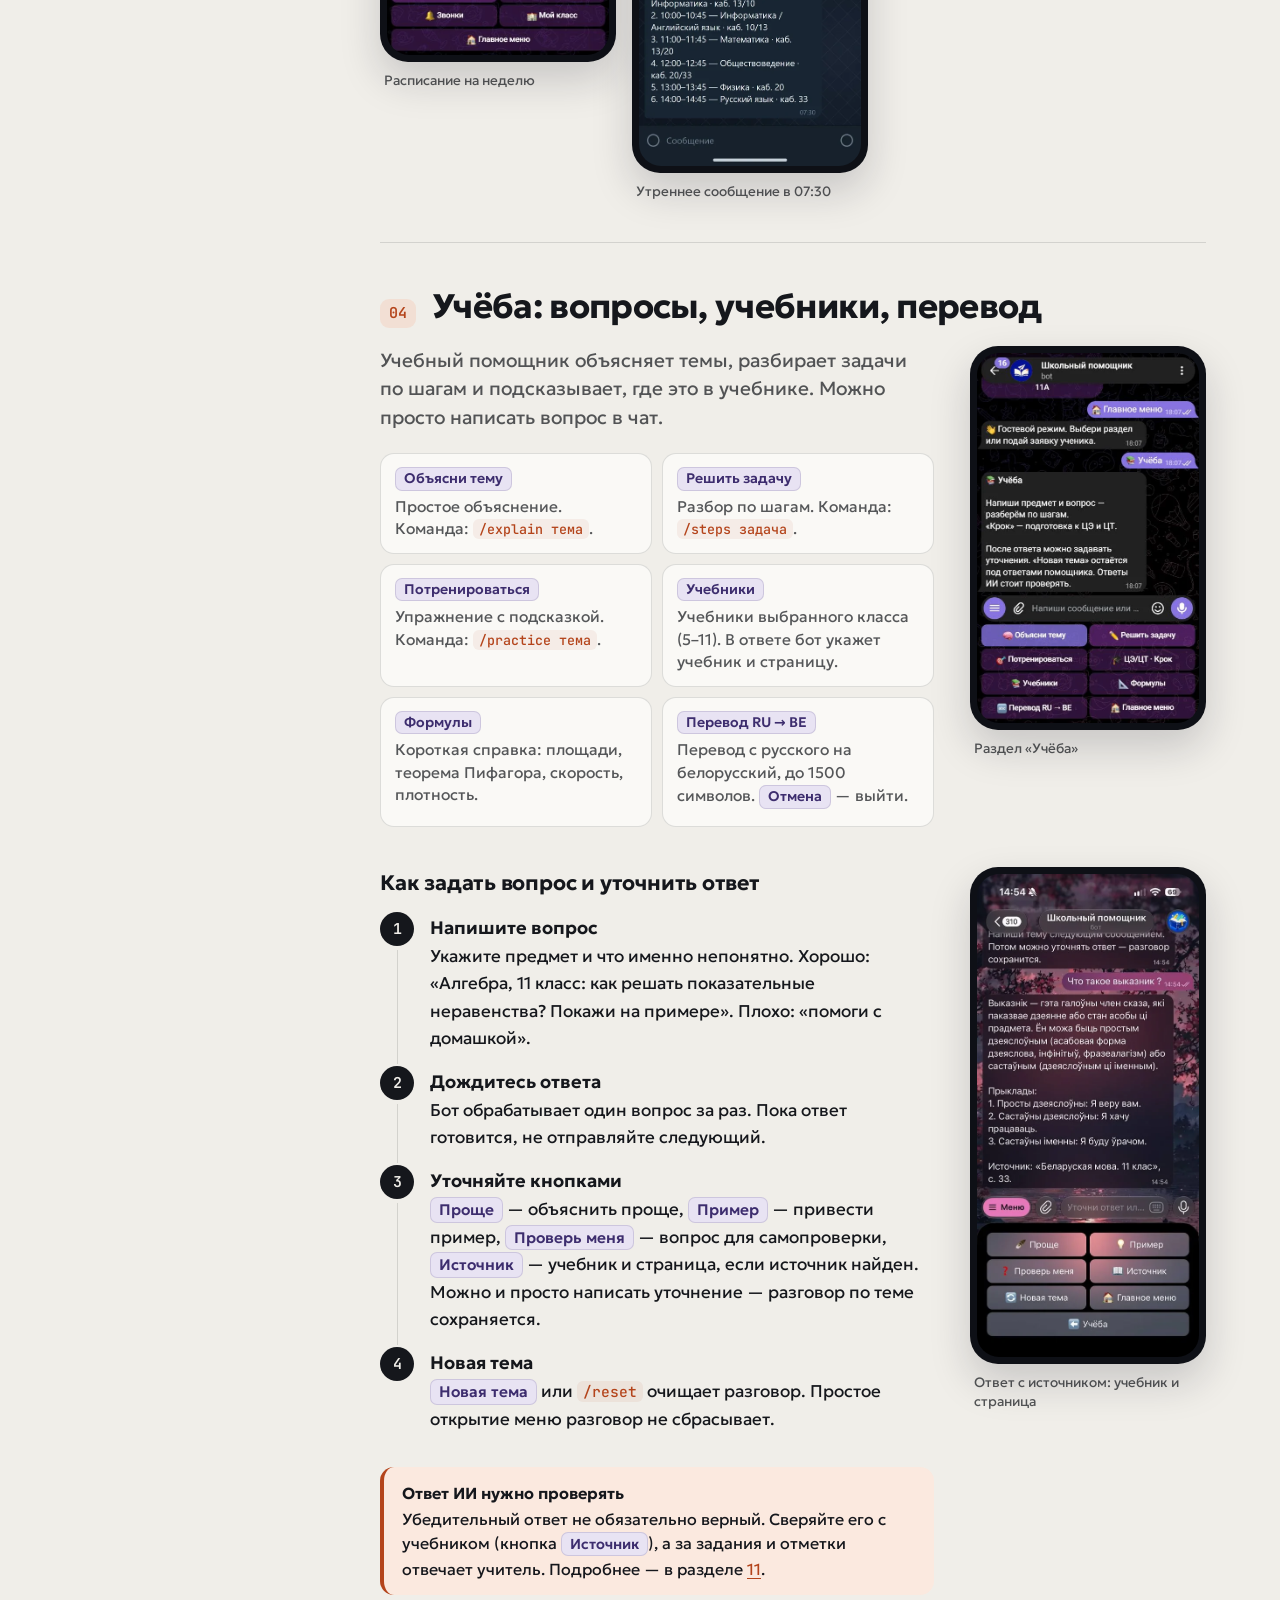
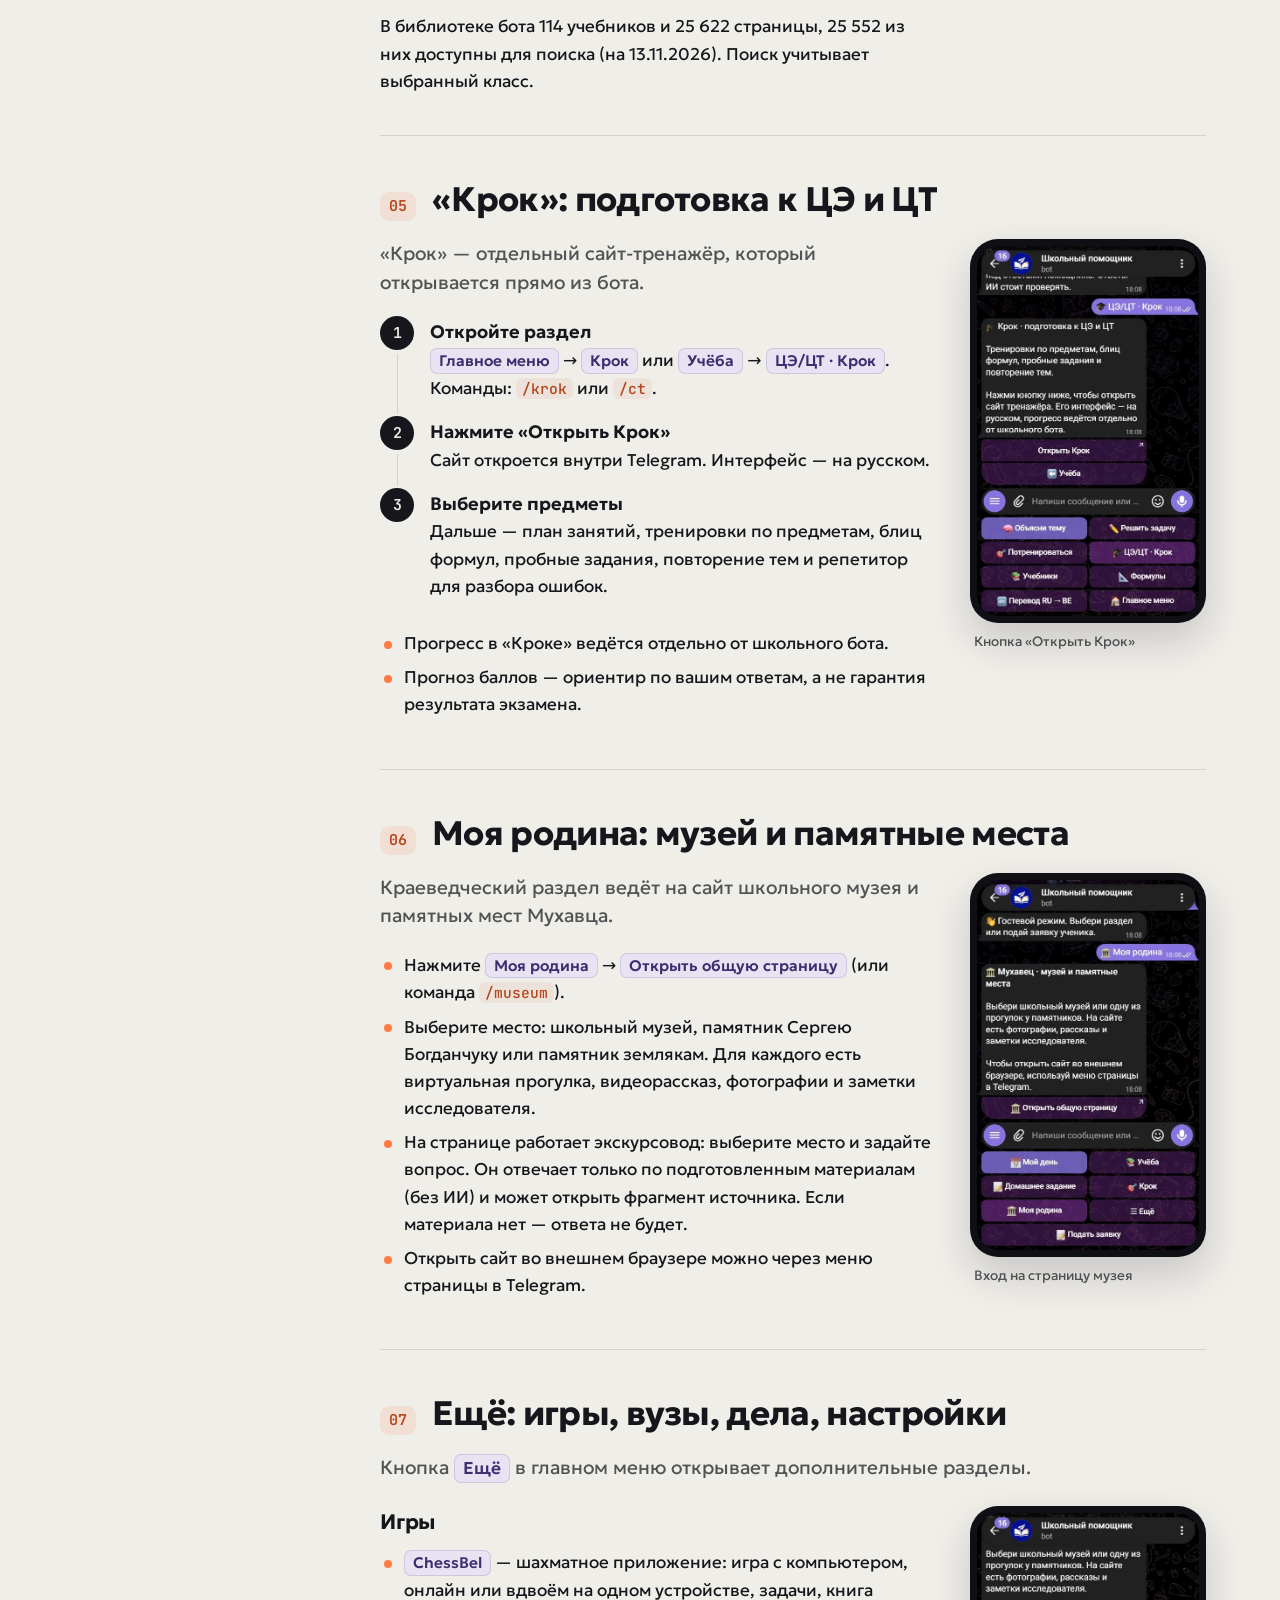
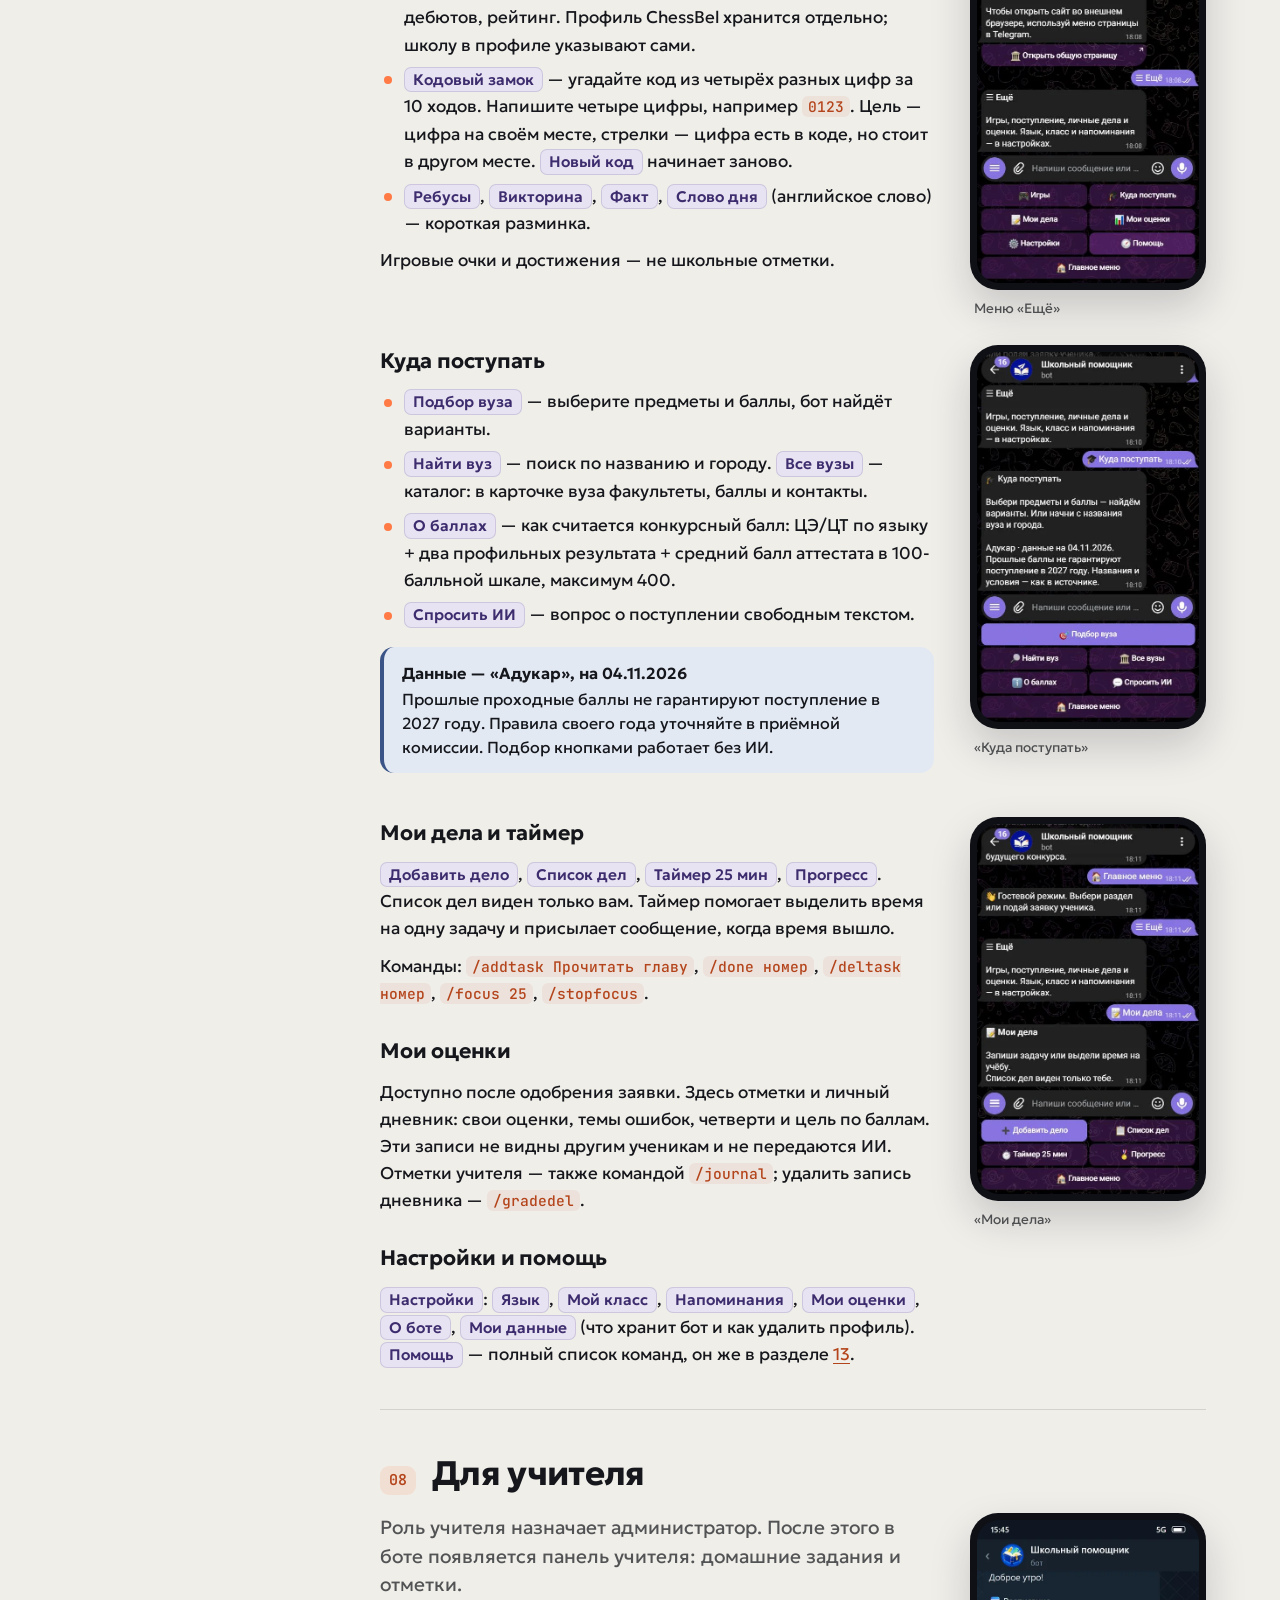
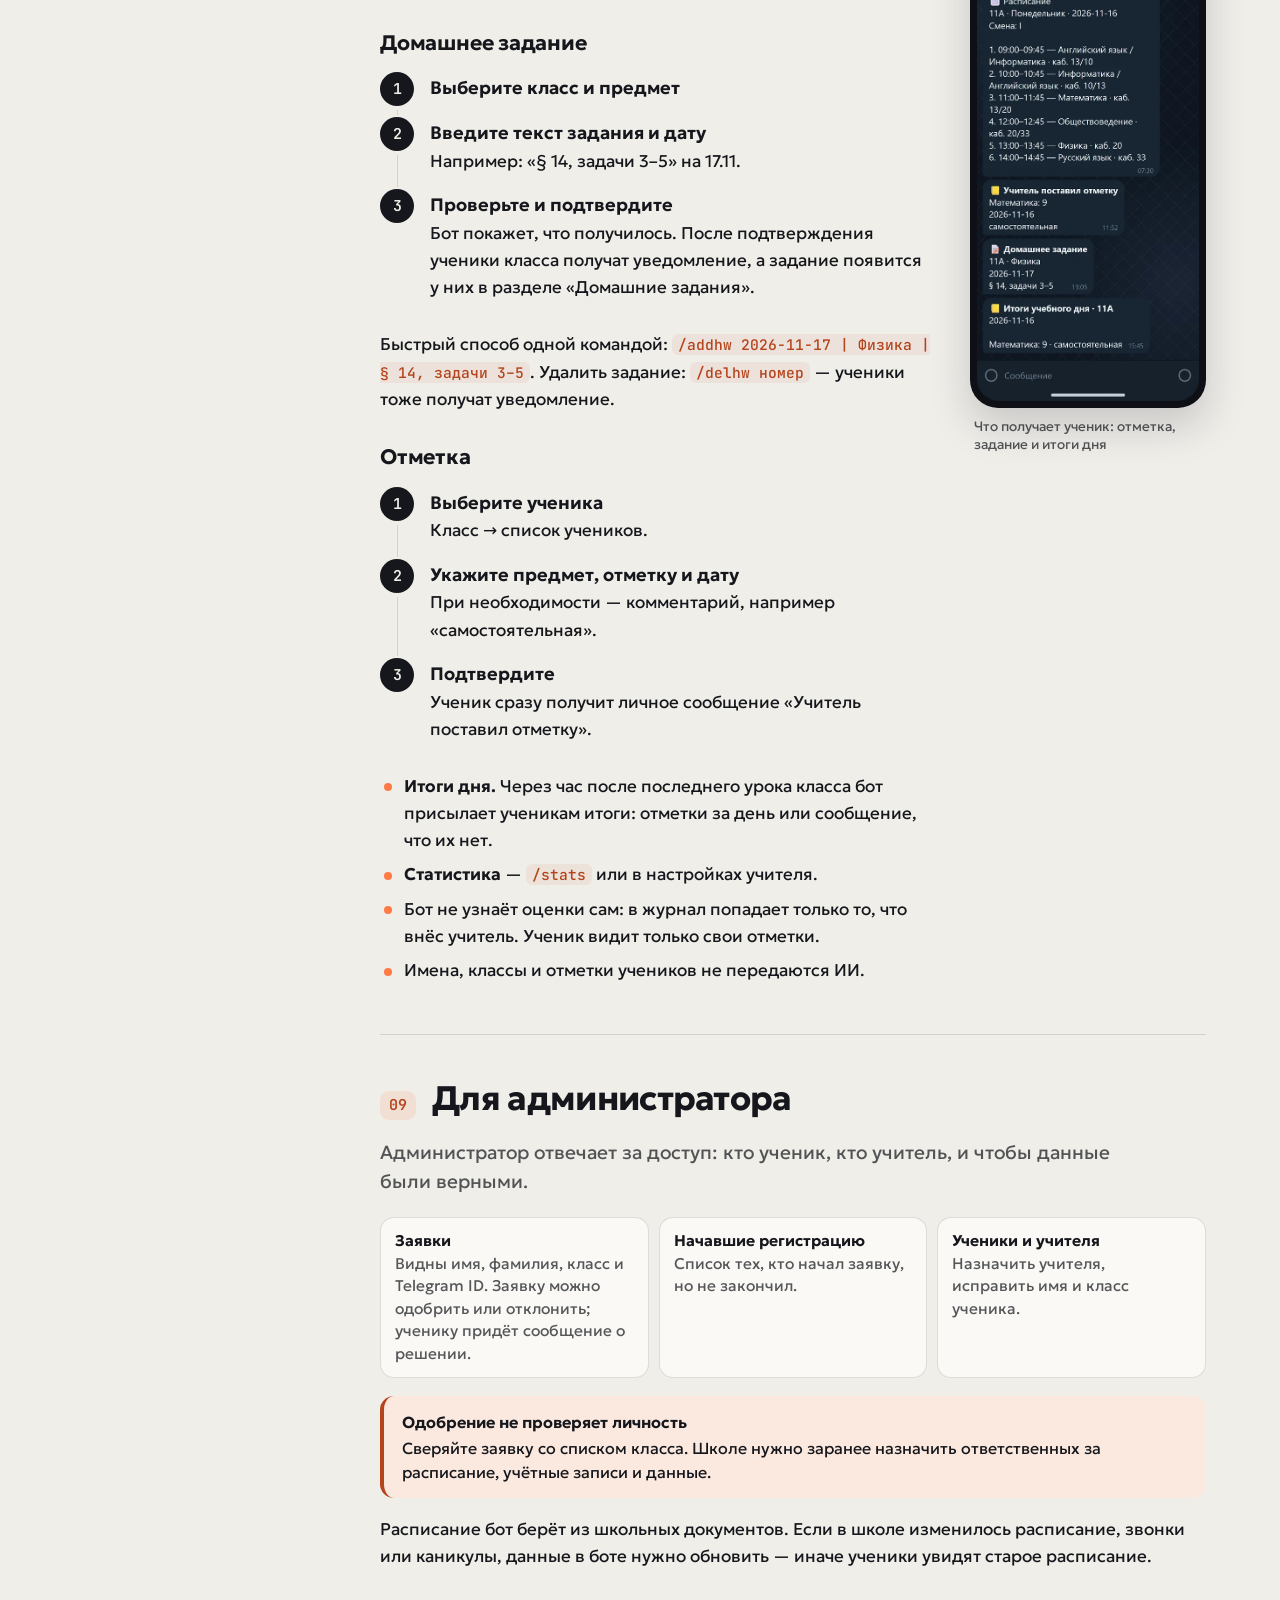
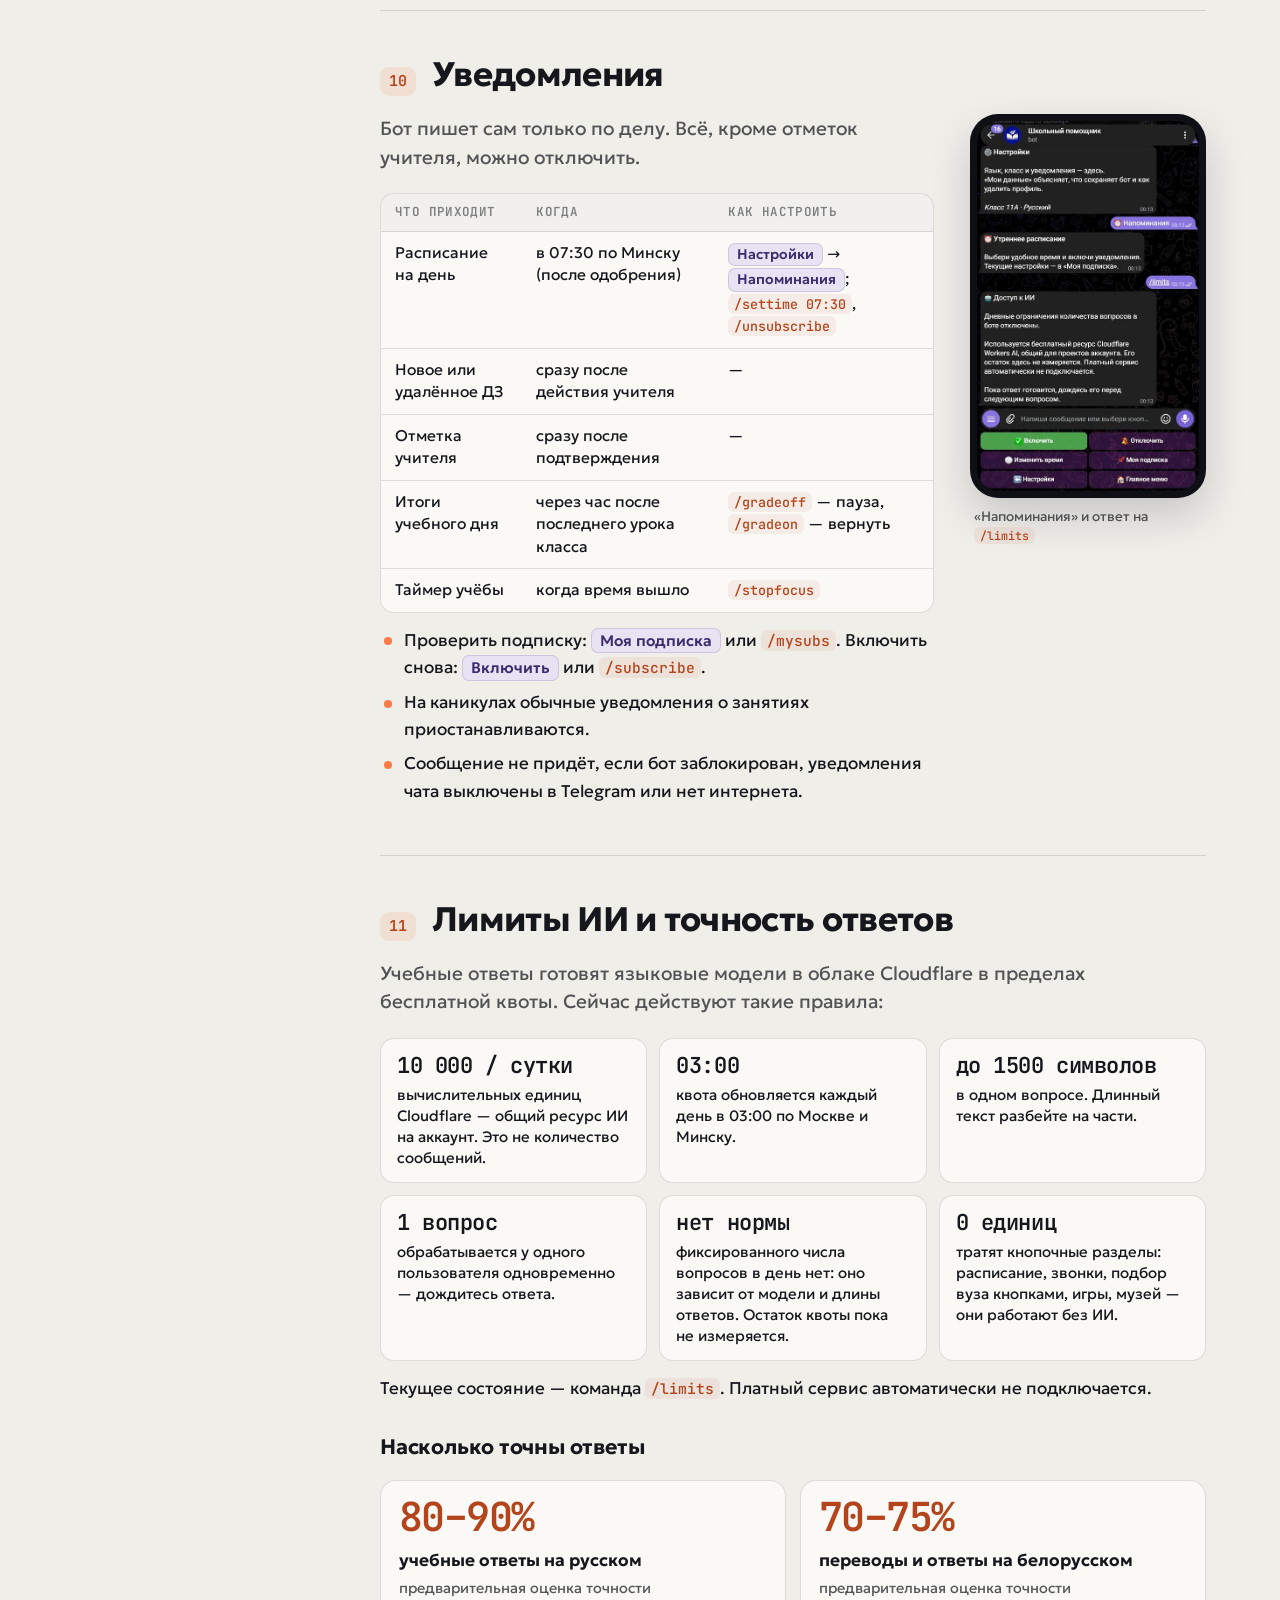
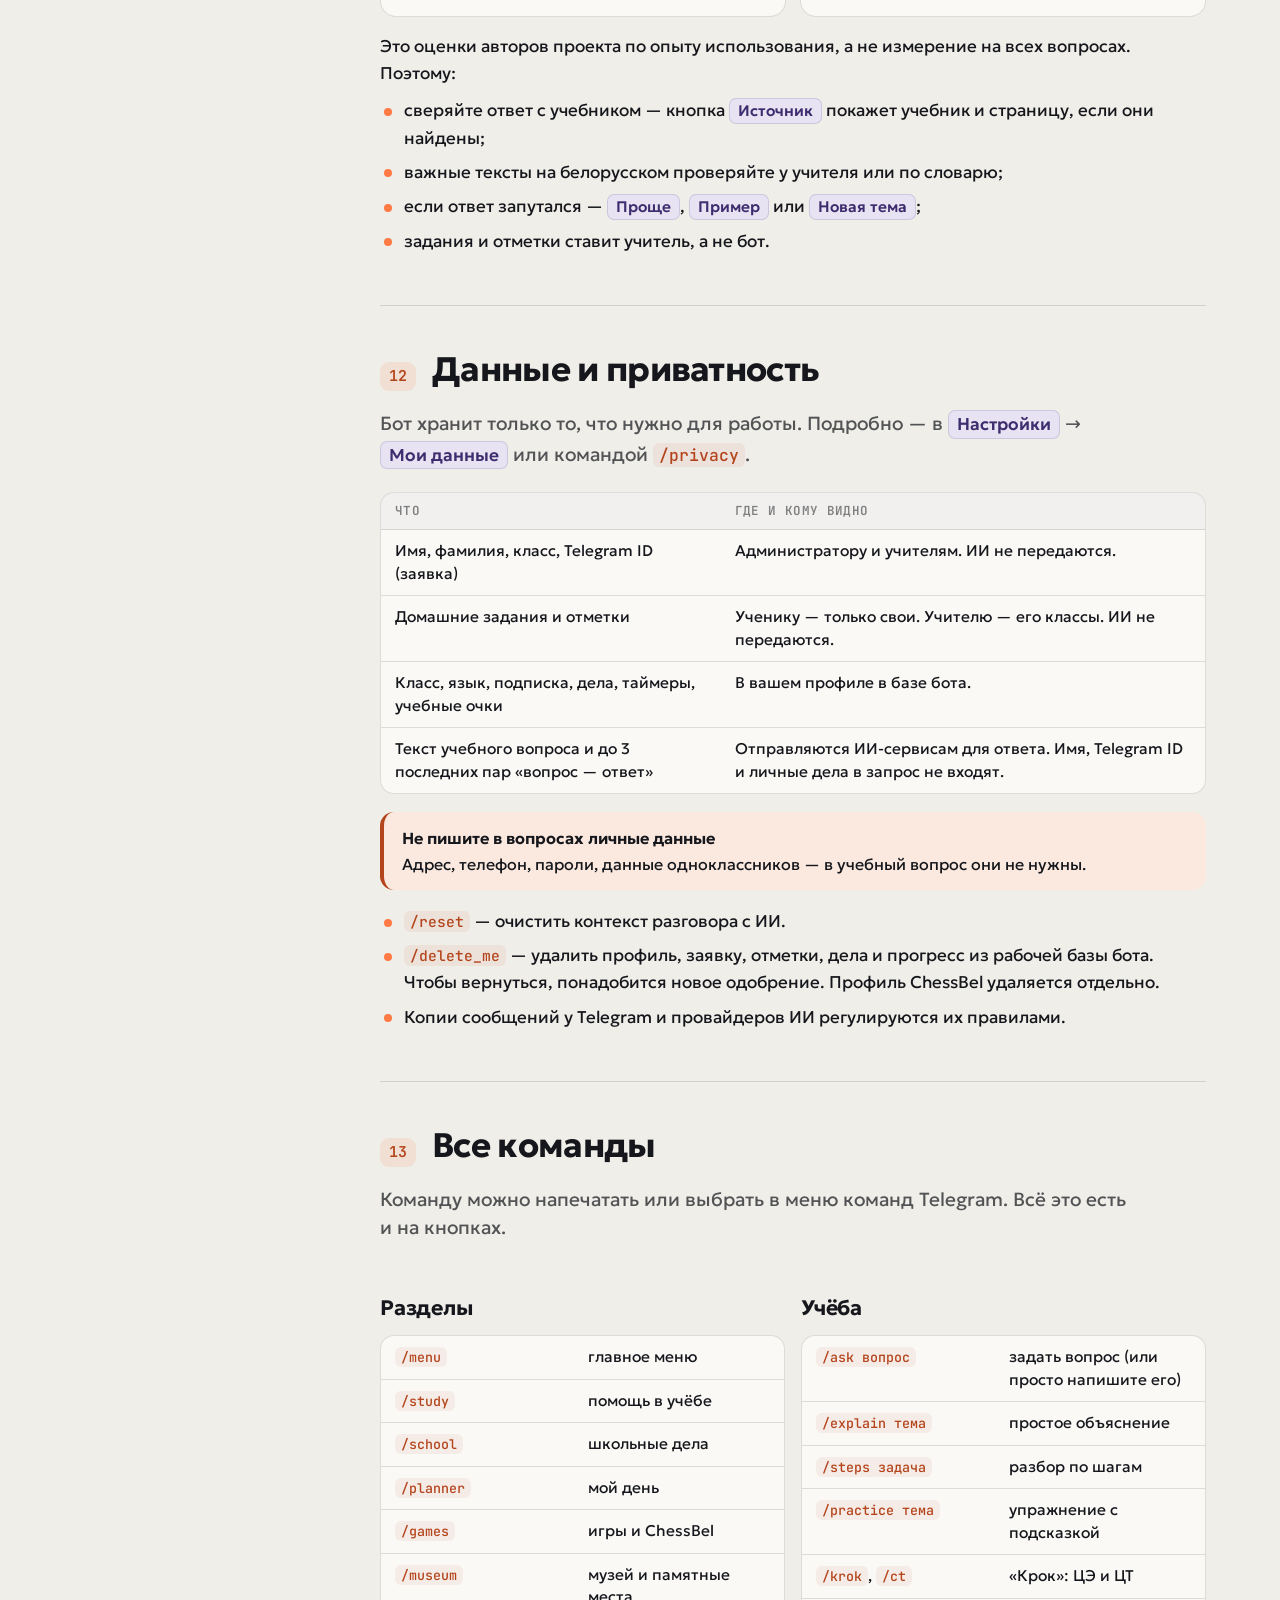
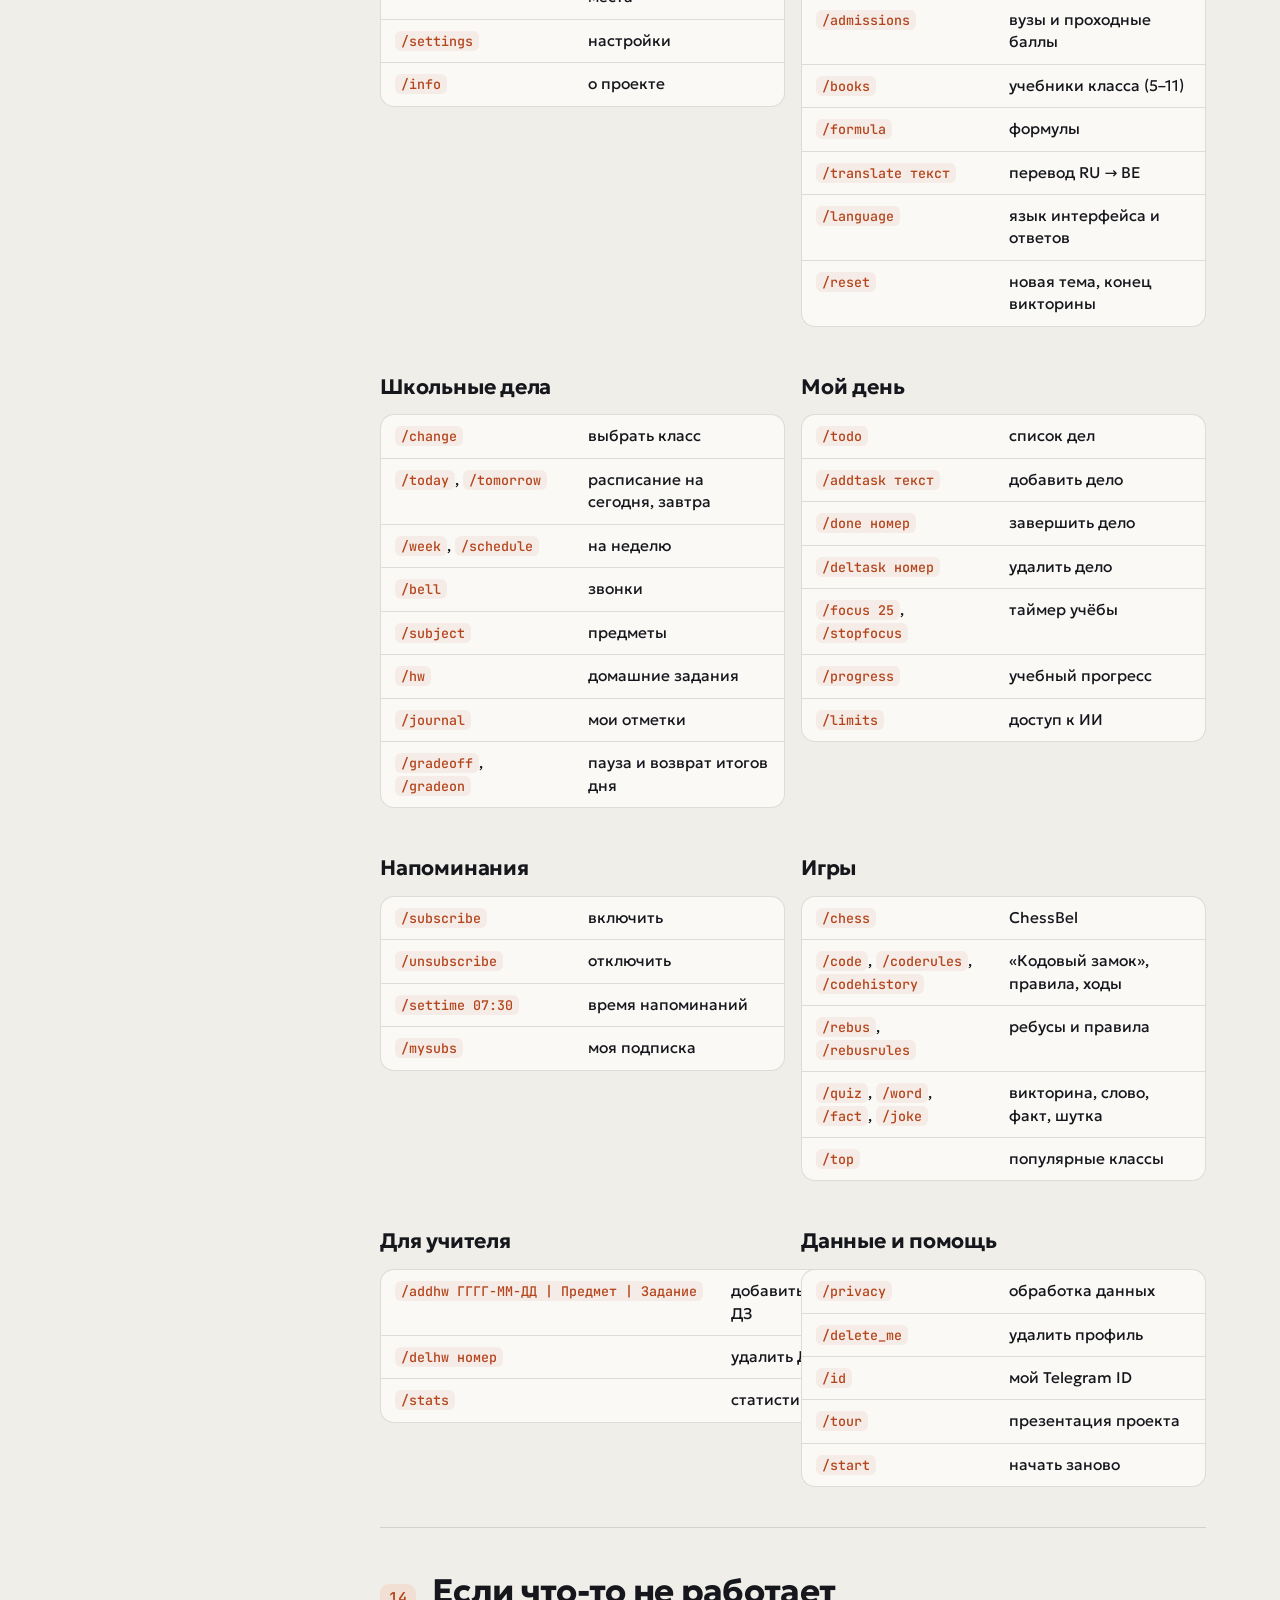
<file: instrukciya/index.html>
<!doctype html>
<html lang="ru">
<head>
<meta charset="utf-8">
<meta name="viewport" content="width=device-width, initial-scale=1">
<title>Школьный помощник — инструкция</title>
<meta name="description" content="Подробная инструкция к Telegram-боту «Школьный помощник» ГУО «Средняя школа п. Мухавец»: для учеников, учителей и администратора.">
<link rel="icon" href="data:image/svg+xml,%3Csvg xmlns=%22http://www.w3.org/2000/svg%22 viewBox=%220 0 24 24%22%3E%3Cpath d=%22M2 12 22 3 15 21 11.5 13.5Z%22 fill=%22%23ff7a45%22/%3E%3C/svg%3E">
<link rel="stylesheet" href="style.css">
</head>
<body>

<header class="hero">
  <div class="hero-in">
    <svg class="plane" viewBox="0 0 120 60" aria-hidden="true"><path d="M2 30 118 4 72 56 58 36Z" fill="#fff" opacity=".95"/><path d="M58 36 118 4 64 44Z" fill="#dfe4f0"/><path d="M58 36 64 44 62 52Z" fill="#c9d0e2"/></svg>
    <div>
      <p class="kick">Инструкция пользователя · версия от 16.11.2026</p>
      <h1>Школьный помощник<span>Telegram-бот ГУО «Средняя школа п.&nbsp;Мухавец»</span></h1>
      <p class="lead">Расписание, домашние задания и отметки, помощь в учёбе, подготовка к ЦЭ и ЦТ, выбор вуза, школьный музей и игры — в одном чате. Здесь по шагам описано, как пользоваться ботом ученику, учителю и администратору.</p>
      <div class="actions no-print">
        <a class="btn-l pri" href="https://t.me/school_qwen_helper_26_bot">Открыть бота в Telegram</a>
        <a class="btn-l sec" href="instrukciya.pdf" download>Скачать PDF</a>
      </div>
    </div>
    <div class="hero-qr">
      <img src="qr-bot.svg" alt="QR-код Telegram-бота">
      <p>Бот: t.me/school_qwen_<br>helper_26_bot</p>
    </div>
  </div>
</header>

<div class="wrap">
  <nav class="toc" aria-label="Содержание">
    <h2>Содержание</h2>
    <ol>
      <li><a href="#start">Быстрый старт</a></li>
      <li><a href="#menu">Главное меню</a></li>
      <li><a href="#day">Мой день: расписание и задания</a></li>
      <li><a href="#study">Учёба: вопросы, учебники, перевод</a></li>
      <li><a href="#krok">«Крок»: подготовка к ЦЭ и ЦТ</a></li>
      <li><a href="#home">Моя родина: музей</a></li>
      <li><a href="#more">Ещё: игры, вузы, дела, настройки</a></li>
      <li><a href="#teacher">Для учителя</a></li>
      <li><a href="#admin">Для администратора</a></li>
      <li><a href="#notify">Уведомления</a></li>
      <li><a href="#ai">Лимиты ИИ и точность ответов</a></li>
      <li><a href="#data">Данные и приватность</a></li>
      <li><a href="#cmds">Все команды</a></li>
      <li><a href="#faq">Если что-то не работает</a></li>
    </ol>
    <div class="who">
      <p><b>Ученику</b> — разделы 1–7, 10–14.</p>
      <p><b>Учителю</b> — разделы 1, 8, 10, 11.</p>
      <p><b>Администратору</b> — разделы 1, 9, 12.</p>
    </div>
  </nav>

  <main>

<!-- 1 -->
<section class="sec" id="start">
  <div class="sec-h"><span class="n">01</span><h2>Быстрый старт</h2></div>
  <div class="cols">
    <div class="text">
      <p class="intro">Отдельное приложение ставить не нужно: бот работает внутри Telegram на телефоне и компьютере.</p>
      <ol class="steps">
        <li><b>Откройте бота</b>Перейдите по ссылке <a href="https://t.me/school_qwen_helper_26_bot">t.me/school_qwen_helper_26_bot</a> или наведите камеру на QR-код и нажмите <span class="b">Запустить</span> (Start).</li>
        <li><b>Выберите язык</b>Русский или белорусский — на нём будут кнопки и ответы. Язык можно сменить в любой момент: <span class="b">Настройки</span> → <span class="b">Язык</span> или команда <code>/language</code>.</li>
        <li><b>Выберите, как войти</b><span class="b">Попробовать без регистрации</span> — гостевой режим, открывается сразу. <span class="b">Подать заявку ученика</span> — полный доступ к школьным разделам после одобрения.</li>
        <li><b>Заполните заявку</b>Шаг 1 из 2: напишите имя и фамилию (до 100 символов). Шаг 2 из 2: выберите свой класс кнопкой. Бот ответит: «Заявка отправлена администратору. Жди одобрения».</li>
        <li><b>Дождитесь одобрения</b>Придёт сообщение «Администратор одобрил заявку». Нажмите <code>/menu</code> — откроется главное меню.</li>
      </ol>
      <div class="note"><b>Пока заявка на рассмотрении</b>Можно пользоваться гостевым режимом. После одобрения имя и класс закрепляются — исправить их может только администратор.</div>
    </div>
    <div class="shots">
      <figure class="ph"><div class="scr"><img src="img/ph-reg-1.webp" alt="Выбор способа входа и шаг 1 заявки"></div><figcaption>Выбор входа и шаг 1: имя и фамилия</figcaption></figure>
      <figure class="ph"><div class="scr"><img src="img/ph-reg-2.webp" alt="Выбор класса и одобрение заявки"></div><figcaption>Шаг 2: класс. Затем — одобрение</figcaption></figure>
    </div>
  </div>
  <h3>Что доступно гостю, а что — ученику</h3>
  <table class="tbl access">
    <thead><tr><th>Возможность</th><th>Гость</th><th>Ученик после одобрения</th></tr></thead>
    <tbody>
      <tr><td>Расписание класса, звонки</td><td class="y">да</td><td class="y">да</td></tr>
      <tr><td>Учёба: объяснения, задачи, учебники, формулы, перевод</td><td class="y">да</td><td class="y">да</td></tr>
      <tr><td>«Крок», музей, игры, «Куда поступать», «Мои дела»</td><td class="y">да</td><td class="y">да</td></tr>
      <tr><td>Домашние задания своего класса</td><td class="n">нет</td><td class="y">да</td></tr>
      <tr><td>Отметки учителя и итоги дня</td><td class="n">нет</td><td class="y">да</td></tr>
      <tr><td>Утреннее расписание в 07:30</td><td class="n">нет</td><td class="y">да</td></tr>
      <tr><td>«Мои оценки» — личный дневник</td><td class="n">нет</td><td class="y">да</td></tr>
    </tbody>
  </table>
  <p>Если гость откроет закрытый раздел, бот ответит: «Этот школьный раздел доступен после одобрения заявки». Чтобы подать заявку, отправьте <code>/start</code> и нажмите <span class="b">Подать заявку</span>.</p>
</section>

<!-- 2 -->
<section class="sec" id="menu">
  <div class="sec-h"><span class="n">02</span><h2>Главное меню</h2></div>
  <div class="cols">
    <div class="text">
      <p class="intro">Ботом управляют кнопками внизу экрана. Команды вводить не обязательно — они нужны только для быстрых действий.</p>
      <div class="btn-grid">
        <div><span class="b">Мой день</span><p>Расписание на сегодня, завтра и неделю, звонки, домашние задания, выбор класса.</p></div>
        <div><span class="b">Учёба</span><p>Объяснить тему, решить задачу, потренироваться, учебники, формулы, перевод.</p></div>
        <div><span class="b">Домашнее задание</span><p>Задания вашего класса от учителей (после одобрения заявки).</p></div>
        <div><span class="b">Крок</span><p>Тренажёр для подготовки к ЦЭ и ЦТ.</p></div>
        <div><span class="b">Моя родина</span><p>Школьный музей и памятные места Мухавца.</p></div>
        <div><span class="b">Ещё</span><p>Игры, «Куда поступать», мои дела, мои оценки, настройки, помощь.</p></div>
        <div><span class="b">Подать заявку</span><p>Видна в гостевом режиме: заявка ученика на полный доступ.</p></div>
      </div>
      <div class="note"><b>Пропали кнопки?</b>Нажмите кнопку меню слева от поля ввода или отправьте <code>/menu</code>. Кнопка <span class="b">Главное меню</span> возвращает сюда из любого раздела.</div>
    </div>
    <div class="shots">
      <figure class="ph"><div class="scr"><img src="img/ph-menu.webp" alt="Приветствие и главное меню ученика"></div><figcaption>Меню ученика после одобрения</figcaption></figure>
      <figure class="ph"><div class="scr"><img src="img/menu.webp" alt="Главное меню в гостевом режиме"></div><figcaption>Меню гостя: есть кнопка «Подать заявку»</figcaption></figure>
    </div>
  </div>
</section>

<!-- 3 -->
<section class="sec" id="day">
  <div class="sec-h"><span class="n">03</span><h2>Мой день: расписание и задания</h2></div>
  <div class="cols">
    <div class="text">
      <p class="intro">Всё, что нужно на учебный день, — в одном разделе. Данные относятся к выбранному классу.</p>
      <div class="btn-grid">
        <div><span class="b">Сегодня</span> <span class="b">Завтра</span><p>Уроки по порядку: время, предмет и кабинет (если он указан), номер смены.</p></div>
        <div><span class="b">Неделя</span><p>Расписание на всю неделю по дням.</p></div>
        <div><span class="b">Звонки</span><p>Время начала и конца каждого урока.</p></div>
        <div><span class="b">Домашние задания</span><p>Задания, которые внесли учителя вашего класса.</p></div>
        <div><span class="b">Мой класс</span><p>Выбор класса: 5А–11А.</p></div>
      </div>
      <ul class="list">
        <li><b>Класс.</b> В гостевом режиме класс можно менять сколько угодно (<span class="b">Мой класс</span> или <code>/change</code>). После одобрения заявки класс закреплён — изменить его может администратор.</li>
        <li><b>Утреннее расписание.</b> Ученику после одобрения каждое утро в 07:30 по минскому времени приходит расписание на день. Время меняется в <span class="b">Настройки</span> → <span class="b">Напоминания</span> → <span class="b">Изменить время</span>.</li>
        <li><b>Актуальность.</b> Расписание загружено из школьных документов. Если в школе что-то поменялось, данные бота обновляют ответственные.</li>
      </ul>
    </div>
    <div class="shots">
      <figure class="ph"><div class="scr"><img src="img/week.webp" alt="Расписание на неделю"></div><figcaption>Расписание на неделю</figcaption></figure>
      <figure class="ph"><div class="scr"><img src="img/ph-day-1.webp" alt="Утреннее расписание в 07:30"></div><figcaption>Утреннее сообщение в 07:30</figcaption></figure>
    </div>
  </div>
</section>

<!-- 4 -->
<section class="sec" id="study">
  <div class="sec-h"><span class="n">04</span><h2>Учёба: вопросы, учебники, перевод</h2></div>
  <div class="cols">
    <div class="text">
      <p class="intro">Учебный помощник объясняет темы, разбирает задачи по шагам и подсказывает, где это в учебнике. Можно просто написать вопрос в чат.</p>
      <div class="btn-grid">
        <div><span class="b">Объясни тему</span><p>Простое объяснение. Команда: <code>/explain тема</code>.</p></div>
        <div><span class="b">Решить задачу</span><p>Разбор по шагам. Команда: <code>/steps задача</code>.</p></div>
        <div><span class="b">Потренироваться</span><p>Упражнение с подсказкой. Команда: <code>/practice тема</code>.</p></div>
        <div><span class="b">Учебники</span><p>Учебники выбранного класса (5–11). В ответе бот укажет учебник и страницу.</p></div>
        <div><span class="b">Формулы</span><p>Короткая справка: площади, теорема Пифагора, скорость, плотность.</p></div>
        <div><span class="b">Перевод RU → BE</span><p>Перевод с русского на белорусский, до 1500 символов. <span class="b">Отмена</span> — выйти.</p></div>
      </div>
    </div>
    <div class="shots">
      <figure class="ph"><div class="scr"><img src="img/study.webp" alt="Меню раздела Учёба"></div><figcaption>Раздел «Учёба»</figcaption></figure>
    </div>
  </div>
  <div class="cols">
    <div class="text">
      <h3>Как задать вопрос и уточнить ответ</h3>
      <ol class="steps">
        <li><b>Напишите вопрос</b>Укажите предмет и что именно непонятно. Хорошо: «Алгебра, 11 класс: как решать показательные неравенства? Покажи на примере». Плохо: «помоги с домашкой».</li>
        <li><b>Дождитесь ответа</b>Бот обрабатывает один вопрос за раз. Пока ответ готовится, не отправляйте следующий.</li>
        <li><b>Уточняйте кнопками</b>
          <span class="b">Проще</span> — объяснить проще,
          <span class="b">Пример</span> — привести пример,
          <span class="b">Проверь меня</span> — вопрос для самопроверки,
          <span class="b">Источник</span> — учебник и страница, если источник найден.
          Можно и просто написать уточнение — разговор по теме сохраняется.</li>
        <li><b>Новая тема</b><span class="b">Новая тема</span> или <code>/reset</code> очищает разговор. Простое открытие меню разговор не сбрасывает.</li>
      </ol>
      <div class="note warn"><b>Ответ ИИ нужно проверять</b>Убедительный ответ не обязательно верный. Сверяйте его с учебником (кнопка <span class="b">Источник</span>), а за задания и отметки отвечает учитель. Подробнее — в разделе <a href="#ai">11</a>.</div>
      <p>В библиотеке бота 114 учебников и 25&nbsp;622 страницы, 25&nbsp;552 из них доступны для поиска (на 13.11.2026). Поиск учитывает выбранный класс.</p>
    </div>
    <div class="shots">
      <figure class="ph"><div class="scr"><img src="img/ph-bot-study.webp" alt="Ответ с указанием источника"></div><figcaption>Ответ с источником: учебник и страница</figcaption></figure>
    </div>
  </div>
</section>

<!-- 5 -->
<section class="sec" id="krok">
  <div class="sec-h"><span class="n">05</span><h2>«Крок»: подготовка к ЦЭ и ЦТ</h2></div>
  <div class="cols">
    <div class="text">
      <p class="intro">«Крок» — отдельный сайт-тренажёр, который открывается прямо из бота.</p>
      <ol class="steps">
        <li><b>Откройте раздел</b><span class="b">Главное меню</span> → <span class="b">Крок</span> или <span class="b">Учёба</span> → <span class="b">ЦЭ/ЦТ · Крок</span>. Команды: <code>/krok</code> или <code>/ct</code>.</li>
        <li><b>Нажмите «Открыть Крок»</b>Сайт откроется внутри Telegram. Интерфейс — на русском.</li>
        <li><b>Выберите предметы</b>Дальше — план занятий, тренировки по предметам, блиц формул, пробные задания, повторение тем и репетитор для разбора ошибок.</li>
      </ol>
      <ul class="list">
        <li>Прогресс в «Кроке» ведётся отдельно от школьного бота.</li>
        <li>Прогноз баллов — ориентир по вашим ответам, а не гарантия результата экзамена.</li>
      </ul>
    </div>
    <div class="shots">
      <figure class="ph"><div class="scr"><img src="img/krok.webp" alt="Раздел Крок в боте"></div><figcaption>Кнопка «Открыть Крок»</figcaption></figure>
    </div>
  </div>
</section>

<!-- 6 -->
<section class="sec" id="home">
  <div class="sec-h"><span class="n">06</span><h2>Моя родина: музей и памятные места</h2></div>
  <div class="cols">
    <div class="text">
      <p class="intro">Краеведческий раздел ведёт на сайт школьного музея и памятных мест Мухавца.</p>
      <ul class="list">
        <li>Нажмите <span class="b">Моя родина</span> → <span class="b">Открыть общую страницу</span> (или команда <code>/museum</code>).</li>
        <li>Выберите место: школьный музей, памятник Сергею Богданчуку или памятник землякам. Для каждого есть виртуальная прогулка, видеорассказ, фотографии и заметки исследователя.</li>
        <li>На странице работает экскурсовод: выберите место и задайте вопрос. Он отвечает только по подготовленным материалам (без ИИ) и может открыть фрагмент источника. Если материала нет — ответа не будет.</li>
        <li>Открыть сайт во внешнем браузере можно через меню страницы в Telegram.</li>
      </ul>
    </div>
    <div class="shots">
      <figure class="ph"><div class="scr"><img src="img/home.webp" alt="Раздел Моя родина"></div><figcaption>Вход на страницу музея</figcaption></figure>
    </div>
  </div>
</section>

<!-- 7 -->
<section class="sec" id="more">
  <div class="sec-h"><span class="n">07</span><h2>Ещё: игры, вузы, дела, настройки</h2></div>
  <p class="intro">Кнопка <span class="b">Ещё</span> в главном меню открывает дополнительные разделы.</p>
  <div class="cols">
    <div class="text">
      <h3>Игры</h3>
      <ul class="list">
        <li><span class="b">ChessBel</span> — шахматное приложение: игра с компьютером, онлайн или вдвоём на одном устройстве, задачи, книга дебютов, рейтинг. Профиль ChessBel хранится отдельно; школу в профиле указывают сами.</li>
        <li><span class="b">Кодовый замок</span> — угадайте код из четырёх разных цифр за 10 ходов. Напишите четыре цифры, например <code>0123</code>. Цель — цифра на своём месте, стрелки — цифра есть в коде, но стоит в другом месте. <span class="b">Новый код</span> начинает заново.</li>
        <li><span class="b">Ребусы</span>, <span class="b">Викторина</span>, <span class="b">Факт</span>, <span class="b">Слово дня</span> (английское слово) — короткая разминка.</li>
      </ul>
      <p>Игровые очки и достижения — не школьные отметки.</p>
    </div>
    <div class="shots">
      <figure class="ph"><div class="scr"><img src="img/more.webp" alt="Меню Ещё"></div><figcaption>Меню «Ещё»</figcaption></figure>
    </div>
  </div>
  <div class="cols">
    <div class="text">
      <h3>Куда поступать</h3>
      <ul class="list">
        <li><span class="b">Подбор вуза</span> — выберите предметы и баллы, бот найдёт варианты.</li>
        <li><span class="b">Найти вуз</span> — поиск по названию и городу. <span class="b">Все вузы</span> — каталог: в карточке вуза факультеты, баллы и контакты.</li>
        <li><span class="b">О баллах</span> — как считается конкурсный балл: ЦЭ/ЦТ по языку + два профильных результата + средний балл аттестата в 100-балльной шкале, максимум 400.</li>
        <li><span class="b">Спросить ИИ</span> — вопрос о поступлении свободным текстом.</li>
      </ul>
      <div class="note"><b>Данные — «Адукар», на 04.11.2026</b>Прошлые проходные баллы не гарантируют поступление в 2027 году. Правила своего года уточняйте в приёмной комиссии. Подбор кнопками работает без ИИ.</div>
    </div>
    <div class="shots">
      <figure class="ph"><div class="scr"><img src="img/adm.webp" alt="Раздел Куда поступать"></div><figcaption>«Куда поступать»</figcaption></figure>
    </div>
  </div>
  <div class="cols">
    <div class="text">
      <h3>Мои дела и таймер</h3>
      <p><span class="b">Добавить дело</span>, <span class="b">Список дел</span>, <span class="b">Таймер 25 мин</span>, <span class="b">Прогресс</span>. Список дел виден только вам. Таймер помогает выделить время на одну задачу и присылает сообщение, когда время вышло.</p>
      <p>Команды: <code>/addtask Прочитать главу</code>, <code>/done номер</code>, <code>/deltask номер</code>, <code>/focus 25</code>, <code>/stopfocus</code>.</p>
      <h3>Мои оценки</h3>
      <p>Доступно после одобрения заявки. Здесь отметки и личный дневник: свои оценки, темы ошибок, четверти и цель по баллам. Эти записи не видны другим ученикам и не передаются ИИ. Отметки учителя — также командой <code>/journal</code>; удалить запись дневника — <code>/gradedel</code>.</p>
      <h3>Настройки и помощь</h3>
      <p><span class="b">Настройки</span>: <span class="b">Язык</span>, <span class="b">Мой класс</span>, <span class="b">Напоминания</span>, <span class="b">Мои оценки</span>, <span class="b">О боте</span>, <span class="b">Мои данные</span> (что хранит бот и как удалить профиль). <span class="b">Помощь</span> — полный список команд, он же в разделе <a href="#cmds">13</a>.</p>
    </div>
    <div class="shots">
      <figure class="ph"><div class="scr"><img src="img/todo.webp" alt="Мои дела"></div><figcaption>«Мои дела»</figcaption></figure>
    </div>
  </div>
</section>

<!-- 8 -->
<section class="sec pb" id="teacher">
  <div class="sec-h"><span class="n">08</span><h2>Для учителя</h2></div>
  <div class="cols">
    <div class="text">
      <p class="intro">Роль учителя назначает администратор. После этого в боте появляется панель учителя: домашние задания и отметки.</p>
      <h3>Домашнее задание</h3>
      <ol class="steps">
        <li><b>Выберите класс и предмет</b></li>
        <li><b>Введите текст задания и дату</b>Например: «§ 14, задачи 3–5» на 17.11.</li>
        <li><b>Проверьте и подтвердите</b>Бот покажет, что получилось. После подтверждения ученики класса получат уведомление, а задание появится у них в разделе «Домашние задания».</li>
      </ol>
      <p>Быстрый способ одной командой: <code>/addhw 2026-11-17 | Физика | § 14, задачи 3–5</code>. Удалить задание: <code>/delhw номер</code> — ученики тоже получат уведомление.</p>
      <h3>Отметка</h3>
      <ol class="steps">
        <li><b>Выберите ученика</b>Класс → список учеников.</li>
        <li><b>Укажите предмет, отметку и дату</b>При необходимости — комментарий, например «самостоятельная».</li>
        <li><b>Подтвердите</b>Ученик сразу получит личное сообщение «Учитель поставил отметку».</li>
      </ol>
      <ul class="list">
        <li><b>Итоги дня.</b> Через час после последнего урока класса бот присылает ученикам итоги: отметки за день или сообщение, что их нет.</li>
        <li><b>Статистика</b> — <code>/stats</code> или в настройках учителя.</li>
        <li>Бот не узнаёт оценки сам: в журнал попадает только то, что внёс учитель. Ученик видит только свои отметки.</li>
        <li>Имена, классы и отметки учеников не передаются ИИ.</li>
      </ul>
    </div>
    <div class="shots">
      <figure class="ph"><div class="scr"><img src="img/ph-day-3.webp" alt="Что получает ученик: отметка, задание, итоги дня"></div><figcaption>Что получает ученик: отметка, задание и итоги дня</figcaption></figure>
    </div>
  </div>
</section>

<!-- 9 -->
<section class="sec" id="admin">
  <div class="sec-h"><span class="n">09</span><h2>Для администратора</h2></div>
  <p class="intro">Администратор отвечает за доступ: кто ученик, кто учитель, и чтобы данные были верными.</p>
  <div class="btn-grid">
    <div><b>Заявки</b><p>Видны имя, фамилия, класс и Telegram ID. Заявку можно одобрить или отклонить; ученику придёт сообщение о решении.</p></div>
    <div><b>Начавшие регистрацию</b><p>Список тех, кто начал заявку, но не закончил.</p></div>
    <div><b>Ученики и учителя</b><p>Назначить учителя, исправить имя и класс ученика.</p></div>
  </div>
  <div class="note warn"><b>Одобрение не проверяет личность</b>Сверяйте заявку со списком класса. Школе нужно заранее назначить ответственных за расписание, учётные записи и данные.</div>
  <p>Расписание бот берёт из школьных документов. Если в школе изменилось расписание, звонки или каникулы, данные в боте нужно обновить — иначе ученики увидят старое расписание.</p>
</section>

<!-- 10 -->
<section class="sec" id="notify">
  <div class="sec-h"><span class="n">10</span><h2>Уведомления</h2></div>
  <div class="cols">
    <div class="text">
      <p class="intro">Бот пишет сам только по делу. Всё, кроме отметок учителя, можно отключить.</p>
      <table class="tbl">
        <thead><tr><th>Что приходит</th><th>Когда</th><th>Как настроить</th></tr></thead>
        <tbody>
          <tr><td>Расписание на день</td><td>в 07:30 по Минску (после одобрения)</td><td><span class="b">Настройки</span> → <span class="b">Напоминания</span>; <code>/settime 07:30</code>, <code>/unsubscribe</code></td></tr>
          <tr><td>Новое или удалённое ДЗ</td><td>сразу после действия учителя</td><td>—</td></tr>
          <tr><td>Отметка учителя</td><td>сразу после подтверждения</td><td>—</td></tr>
          <tr><td>Итоги учебного дня</td><td>через час после последнего урока класса</td><td><code>/gradeoff</code> — пауза, <code>/gradeon</code> — вернуть</td></tr>
          <tr><td>Таймер учёбы</td><td>когда время вышло</td><td><code>/stopfocus</code></td></tr>
        </tbody>
      </table>
      <ul class="list">
        <li>Проверить подписку: <span class="b">Моя подписка</span> или <code>/mysubs</code>. Включить снова: <span class="b">Включить</span> или <code>/subscribe</code>.</li>
        <li>На каникулах обычные уведомления о занятиях приостанавливаются.</li>
        <li>Сообщение не придёт, если бот заблокирован, уведомления чата выключены в Telegram или нет интернета.</li>
      </ul>
    </div>
    <div class="shots">
      <figure class="ph"><div class="scr"><img src="img/limits.webp" alt="Напоминания и доступ к ИИ"></div><figcaption>«Напоминания» и ответ на <code>/limits</code></figcaption></figure>
    </div>
  </div>
</section>

<!-- 11 -->
<section class="sec pb" id="ai">
  <div class="sec-h"><span class="n">11</span><h2>Лимиты ИИ и точность ответов</h2></div>
  <p class="intro">Учебные ответы готовят языковые модели в облаке Cloudflare в пределах бесплатной квоты. Сейчас действуют такие правила:</p>
  <div class="limits">
    <div><span class="v">10 000 / сутки</span>вычислительных единиц Cloudflare — общий ресурс ИИ на аккаунт. Это не количество сообщений.</div>
    <div><span class="v">03:00</span>квота обновляется каждый день в 03:00 по Москве и Минску.</div>
    <div><span class="v">до 1500 символов</span>в одном вопросе. Длинный текст разбейте на части.</div>
    <div><span class="v">1 вопрос</span>обрабатывается у одного пользователя одновременно — дождитесь ответа.</div>
    <div><span class="v">нет нормы</span>фиксированного числа вопросов в день нет: оно зависит от модели и длины ответов. Остаток квоты пока не измеряется.</div>
    <div><span class="v">0 единиц</span>тратят кнопочные разделы: расписание, звонки, подбор вуза кнопками, игры, музей — они работают без ИИ.</div>
  </div>
  <p>Текущее состояние — команда <code>/limits</code>. Платный сервис автоматически не подключается.</p>

  <h3>Насколько точны ответы</h3>
  <div class="stats2">
    <div><span class="v">80–90%</span><b>учебные ответы на русском</b><p>предварительная оценка точности</p></div>
    <div><span class="v">70–75%</span><b>переводы и ответы на белорусском</b><p>предварительная оценка точности</p></div>
  </div>
  <p>Это оценки авторов проекта по опыту использования, а не измерение на всех вопросах. Поэтому:</p>
  <ul class="list">
    <li>сверяйте ответ с учебником — кнопка <span class="b">Источник</span> покажет учебник и страницу, если они найдены;</li>
    <li>важные тексты на белорусском проверяйте у учителя или по словарю;</li>
    <li>если ответ запутался — <span class="b">Проще</span>, <span class="b">Пример</span> или <span class="b">Новая тема</span>;</li>
    <li>задания и отметки ставит учитель, а не бот.</li>
  </ul>
</section>

<!-- 12 -->
<section class="sec" id="data">
  <div class="sec-h"><span class="n">12</span><h2>Данные и приватность</h2></div>
  <p class="intro">Бот хранит только то, что нужно для работы. Подробно — в <span class="b">Настройки</span> → <span class="b">Мои данные</span> или командой <code>/privacy</code>.</p>
  <table class="tbl">
    <thead><tr><th>Что</th><th>Где и кому видно</th></tr></thead>
    <tbody>
      <tr><td>Имя, фамилия, класс, Telegram ID (заявка)</td><td>Администратору и учителям. ИИ не передаются.</td></tr>
      <tr><td>Домашние задания и отметки</td><td>Ученику — только свои. Учителю — его классы. ИИ не передаются.</td></tr>
      <tr><td>Класс, язык, подписка, дела, таймеры, учебные очки</td><td>В вашем профиле в базе бота.</td></tr>
      <tr><td>Текст учебного вопроса и до 3 последних пар «вопрос — ответ»</td><td>Отправляются ИИ-сервисам для ответа. Имя, Telegram ID и личные дела в запрос не входят.</td></tr>
    </tbody>
  </table>
  <div class="note warn"><b>Не пишите в вопросах личные данные</b>Адрес, телефон, пароли, данные одноклассников — в учебный вопрос они не нужны.</div>
  <ul class="list">
    <li><code>/reset</code> — очистить контекст разговора с ИИ.</li>
    <li><code>/delete_me</code> — удалить профиль, заявку, отметки, дела и прогресс из рабочей базы бота. Чтобы вернуться, понадобится новое одобрение. Профиль ChessBel удаляется отдельно.</li>
    <li>Копии сообщений у Telegram и провайдеров ИИ регулируются их правилами.</li>
  </ul>
</section>

<!-- 13 -->
<section class="sec pb" id="cmds">
  <div class="sec-h"><span class="n">13</span><h2>Все команды</h2></div>
  <p class="intro">Команду можно напечатать или выбрать в меню команд Telegram. Всё это есть и на кнопках.</p>
  <div class="cmds">
    <div><h3>Разделы</h3><table class="tbl"><tbody>
      <tr><td><code>/menu</code></td><td>главное меню</td></tr>
      <tr><td><code>/study</code></td><td>помощь в учёбе</td></tr>
      <tr><td><code>/school</code></td><td>школьные дела</td></tr>
      <tr><td><code>/planner</code></td><td>мой день</td></tr>
      <tr><td><code>/games</code></td><td>игры и ChessBel</td></tr>
      <tr><td><code>/museum</code></td><td>музей и памятные места</td></tr>
      <tr><td><code>/settings</code></td><td>настройки</td></tr>
      <tr><td><code>/info</code></td><td>о проекте</td></tr>
    </tbody></table></div>
    <div><h3>Учёба</h3><table class="tbl"><tbody>
      <tr><td><code>/ask вопрос</code></td><td>задать вопрос (или просто напишите его)</td></tr>
      <tr><td><code>/explain тема</code></td><td>простое объяснение</td></tr>
      <tr><td><code>/steps задача</code></td><td>разбор по шагам</td></tr>
      <tr><td><code>/practice тема</code></td><td>упражнение с подсказкой</td></tr>
      <tr><td><code>/krok</code>, <code>/ct</code></td><td>«Крок»: ЦЭ и ЦТ</td></tr>
      <tr><td><code>/admissions</code></td><td>вузы и проходные баллы</td></tr>
      <tr><td><code>/books</code></td><td>учебники класса (5–11)</td></tr>
      <tr><td><code>/formula</code></td><td>формулы</td></tr>
      <tr><td><code>/translate текст</code></td><td>перевод RU → BE</td></tr>
      <tr><td><code>/language</code></td><td>язык интерфейса и ответов</td></tr>
      <tr><td><code>/reset</code></td><td>новая тема, конец викторины</td></tr>
    </tbody></table></div>
    <div><h3>Школьные дела</h3><table class="tbl"><tbody>
      <tr><td><code>/change</code></td><td>выбрать класс</td></tr>
      <tr><td><code>/today</code>, <code>/tomorrow</code></td><td>расписание на сегодня, завтра</td></tr>
      <tr><td><code>/week</code>, <code>/schedule</code></td><td>на неделю</td></tr>
      <tr><td><code>/bell</code></td><td>звонки</td></tr>
      <tr><td><code>/subject</code></td><td>предметы</td></tr>
      <tr><td><code>/hw</code></td><td>домашние задания</td></tr>
      <tr><td><code>/journal</code></td><td>мои отметки</td></tr>
      <tr><td><code>/gradeoff</code>, <code>/gradeon</code></td><td>пауза и возврат итогов дня</td></tr>
    </tbody></table></div>
    <div><h3>Мой день</h3><table class="tbl"><tbody>
      <tr><td><code>/todo</code></td><td>список дел</td></tr>
      <tr><td><code>/addtask текст</code></td><td>добавить дело</td></tr>
      <tr><td><code>/done номер</code></td><td>завершить дело</td></tr>
      <tr><td><code>/deltask номер</code></td><td>удалить дело</td></tr>
      <tr><td><code>/focus 25</code>, <code>/stopfocus</code></td><td>таймер учёбы</td></tr>
      <tr><td><code>/progress</code></td><td>учебный прогресс</td></tr>
      <tr><td><code>/limits</code></td><td>доступ к ИИ</td></tr>
    </tbody></table></div>
    <div><h3>Напоминания</h3><table class="tbl"><tbody>
      <tr><td><code>/subscribe</code></td><td>включить</td></tr>
      <tr><td><code>/unsubscribe</code></td><td>отключить</td></tr>
      <tr><td><code>/settime 07:30</code></td><td>время напоминаний</td></tr>
      <tr><td><code>/mysubs</code></td><td>моя подписка</td></tr>
    </tbody></table></div>
    <div><h3>Игры</h3><table class="tbl"><tbody>
      <tr><td><code>/chess</code></td><td>ChessBel</td></tr>
      <tr><td><code>/code</code>, <code>/coderules</code>, <code>/codehistory</code></td><td>«Кодовый замок», правила, ходы</td></tr>
      <tr><td><code>/rebus</code>, <code>/rebusrules</code></td><td>ребусы и правила</td></tr>
      <tr><td><code>/quiz</code>, <code>/word</code>, <code>/fact</code>, <code>/joke</code></td><td>викторина, слово, факт, шутка</td></tr>
      <tr><td><code>/top</code></td><td>популярные классы</td></tr>
    </tbody></table></div>
    <div><h3>Для учителя</h3><table class="tbl"><tbody>
      <tr><td><code>/addhw ГГГГ-ММ-ДД | Предмет | Задание</code></td><td>добавить ДЗ</td></tr>
      <tr><td><code>/delhw номер</code></td><td>удалить ДЗ</td></tr>
      <tr><td><code>/stats</code></td><td>статистика</td></tr>
    </tbody></table></div>
    <div><h3>Данные и помощь</h3><table class="tbl"><tbody>
      <tr><td><code>/privacy</code></td><td>обработка данных</td></tr>
      <tr><td><code>/delete_me</code></td><td>удалить профиль</td></tr>
      <tr><td><code>/id</code></td><td>мой Telegram ID</td></tr>
      <tr><td><code>/tour</code></td><td>презентация проекта</td></tr>
      <tr><td><code>/start</code></td><td>начать заново</td></tr>
    </tbody></table></div>
  </div>
</section>

<!-- 14 -->
<section class="sec" id="faq">
  <div class="sec-h"><span class="n">14</span><h2>Если что-то не работает</h2></div>
  <details class="faq"><summary>«Этот школьный раздел доступен после одобрения заявки»</summary><div>Вы в гостевом режиме. Отправьте <code>/start</code>, нажмите <span class="b">Подать заявку ученика</span> и дождитесь одобрения администратора.</div></details>
  <details class="faq"><summary>Пропали кнопки внизу</summary><div>Нажмите кнопку меню слева от поля ввода или отправьте <code>/menu</code>.</div></details>
  <details class="faq"><summary>Бот долго не отвечает на вопрос</summary><div>Ответ ИИ готовится — не отправляйте новый вопрос, пока не пришёл предыдущий ответ. Если ответа нет долго, повторите вопрос позже: суточная квота обновляется в 03:00 по Минску. Расписание, игры и другие кнопочные разделы работают и без ИИ.</div></details>
  <details class="faq"><summary>Ответ неверный или слишком сложный</summary><div>Нажмите <span class="b">Проще</span> или <span class="b">Пример</span>, проверьте <span class="b">Источник</span>. Если бот путается в старом разговоре — <span class="b">Новая тема</span> или <code>/reset</code>. Уточните в вопросе предмет и класс.</div></details>
  <details class="faq"><summary>Бот отвечает не на том языке</summary><div><span class="b">Настройки</span> → <span class="b">Язык</span> или команда <code>/language</code>.</div></details>
  <details class="faq"><summary>В расписании чужой класс</summary><div>Гость: <span class="b">Мой день</span> → <span class="b">Мой класс</span> или <code>/change</code>. Ученик после одобрения: класс исправляет администратор.</div></details>
  <details class="faq"><summary>Не пришло утреннее расписание</summary><div>Проверьте <span class="b">Моя подписка</span> (<code>/mysubs</code>) и время (<code>/settime</code>). Убедитесь, что бот не заблокирован и уведомления чата включены. На каникулах рассылка приостановлена.</div></details>
  <details class="faq"><summary>Учитель сказал, что поставил отметку, а её нет</summary><div>Откройте <code>/journal</code>. Отметка появляется только после того, как учитель подтвердит запись в боте.</div></details>
  <details class="faq"><summary>Хочу удалить свои данные</summary><div><code>/delete_me</code> удалит профиль, заявку, отметки, дела и прогресс из рабочей базы бота. Профиль ChessBel удаляется отдельно, в самом приложении.</div></details>

  <footer>
    <div>
      <p><b>«Школьный помощник»</b> — исследовательская работа учащихся 11 класса Якушевича Арсения и Левчука Мирослава. Руководитель — Козик Анна Витальевна, учитель математики. ГУО «Средняя школа п.&nbsp;Мухавец», 2026.</p>
      <p class="links"><a href="https://t.me/school_qwen_helper_26_bot">Бот в Telegram</a><a href="https://krok-ct.duckdns.org/">«Крок»</a><a href="https://z7bv4pbtvp-star.github.io/mukhavets-school-museum/">Музей Мухавца</a><a href="https://chessbel.school-helper-ai-bot.workers.dev/">ChessBel</a><a class="no-print" href="../">Презентация проекта</a></p>
    </div>
    <div class="guide-qr print-only"><img src="qr-guide.svg" alt="QR-код онлайн-версии инструкции">Онлайн-версия<br>инструкции</div>
  </footer>
</section>

  </main>
</div>
<script>
  // в печать и PDF — все ответы раскрыты
  window.addEventListener("beforeprint", function () { document.querySelectorAll("details").forEach(function (d) { d.open = true; }); });
</script>
</body>
</html>
</file>
<file: fonts/fonts.css>
@font-face {
  font-family: 'Geologica';
  font-style: normal;
  font-weight: 300 800;
  font-display: swap;
  src: url(geologica-normal-cyrillic-ext.woff2) format('woff2');
  unicode-range: U+0460-052F, U+1C80-1C8A, U+20B4, U+2DE0-2DFF, U+A640-A69F, U+FE2E-FE2F;
}
@font-face {
  font-family: 'Geologica';
  font-style: normal;
  font-weight: 300 800;
  font-display: swap;
  src: url(geologica-normal-cyrillic.woff2) format('woff2');
  unicode-range: U+0301, U+0400-045F, U+0490-0491, U+04B0-04B1, U+2116;
}
@font-face {
  font-family: 'Geologica';
  font-style: normal;
  font-weight: 300 800;
  font-display: swap;
  src: url(geologica-normal-latin-ext.woff2) format('woff2');
  unicode-range: U+0100-02BA, U+02BD-02C5, U+02C7-02CC, U+02CE-02D7, U+02DD-02FF, U+0304, U+0308, U+0329, U+1D00-1DBF, U+1E00-1E9F, U+1EF2-1EFF, U+2020, U+20A0-20AB, U+20AD-20C4, U+2113, U+2C60-2C7F, U+A720-A7FF;
}
@font-face {
  font-family: 'Geologica';
  font-style: normal;
  font-weight: 300 800;
  font-display: swap;
  src: url(geologica-normal-latin.woff2) format('woff2');
  unicode-range: U+0000-00FF, U+0131, U+0152-0153, U+02BB-02BC, U+02C6, U+02DA, U+02DC, U+0304, U+0308, U+0329, U+2000-206F, U+20AC, U+2122, U+2191, U+2193, U+2212, U+2215, U+FEFF, U+FFFD;
}
@font-face {
  font-family: 'JetBrains Mono';
  font-style: normal;
  font-weight: 400 600;
  font-display: swap;
  src: url(jetbrains-mono-normal-cyrillic-ext.woff2) format('woff2');
  unicode-range: U+0460-052F, U+1C80-1C8A, U+20B4, U+2DE0-2DFF, U+A640-A69F, U+FE2E-FE2F;
}
@font-face {
  font-family: 'JetBrains Mono';
  font-style: normal;
  font-weight: 400 600;
  font-display: swap;
  src: url(jetbrains-mono-normal-cyrillic.woff2) format('woff2');
  unicode-range: U+0301, U+0400-045F, U+0490-0491, U+04B0-04B1, U+2116;
}
@font-face {
  font-family: 'JetBrains Mono';
  font-style: normal;
  font-weight: 400 600;
  font-display: swap;
  src: url(jetbrains-mono-normal-latin-ext.woff2) format('woff2');
  unicode-range: U+0100-02BA, U+02BD-02C5, U+02C7-02CC, U+02CE-02D7, U+02DD-02FF, U+0304, U+0308, U+0329, U+1D00-1DBF, U+1E00-1E9F, U+1EF2-1EFF, U+2020, U+20A0-20AB, U+20AD-20C4, U+2113, U+2C60-2C7F, U+A720-A7FF;
}
@font-face {
  font-family: 'JetBrains Mono';
  font-style: normal;
  font-weight: 400 600;
  font-display: swap;
  src: url(jetbrains-mono-normal-latin.woff2) format('woff2');
  unicode-range: U+0000-00FF, U+0131, U+0152-0153, U+02BB-02BC, U+02C6, U+02DA, U+02DC, U+0304, U+0308, U+0329, U+2000-206F, U+20AC, U+2122, U+2191, U+2193, U+2212, U+2215, U+FEFF, U+FFFD;
}
</file>
<file: css/style.css>
/* «Школьный помощник» — полёт. Сцена 1920×1080, масштабируется под окно. */
:root {
  --ink: #15171c;
  --paper: #f0eee9;            /* Pantone 11-4201 Cloud Dancer */
  --dawn: #ff7a45;             /* единственный тёплый акцент */
  --dawn-ink: #b4441b;         /* акцент для текста на светлом (контраст ≥ 4.5:1) */
  --dawn-soft: #ffb48e;        /* акцент для текста на тёмном */
  --sans: "Geologica", "Segoe UI", system-ui, sans-serif;
  --mono: "JetBrains Mono", ui-monospace, Consolas, monospace;
}
* { box-sizing: border-box; margin: 0; padding: 0; }
html, body { height: 100%; overflow: hidden; }
body {
  background: linear-gradient(180deg, #3a5488 0%, #f2b896 100%);
  font-family: var(--sans);
  font-optical-sizing: auto;
  -webkit-font-smoothing: antialiased;
  text-rendering: optimizeLegibility;
  cursor: default;
}
body.tone-light { --hud: rgba(21, 23, 28, .55); --hud-strong: #15171c; }
body.tone-dark  { --hud: rgba(244, 241, 234, .55); --hud-strong: #f4f1ea; }

#sky, #fx { position: fixed; inset: 0; width: 100vw; height: 100vh; display: block; }
#sky { z-index: 0; }
#fx { z-index: 4; pointer-events: none; }
#land { position: fixed; inset: 0; z-index: 1; opacity: 0; overflow: hidden; pointer-events: none; }
#land img { width: 100%; height: 100%; object-fit: cover; transform-origin: 50% 60%; }
#land::after { content: ""; position: absolute; inset: 0;
  background: linear-gradient(180deg, rgba(8, 14, 30, .78) 0%, rgba(8, 14, 30, .35) 38%, rgba(8, 14, 30, .2) 60%, rgba(8, 14, 30, .72) 100%); }
#mist { position: fixed; inset: 0; z-index: 2; opacity: 0; pointer-events: none;
  background: radial-gradient(120% 90% at 50% 55%, rgba(255, 255, 255, .92) 0%, rgba(246, 248, 252, .85) 45%, rgba(232, 240, 250, .55) 100%); }

#stage {
  position: fixed; left: 0; top: 0; width: 1920px; height: 1080px; z-index: 3;
  transform-origin: 0 0;
}
.no-webgl #sky { background: linear-gradient(180deg, #5c9fe3, #e2eef8); }

/* ---------- слайд ---------- */
.slide {
  position: absolute; inset: 0; padding: 92px 120px 140px;
  visibility: hidden; opacity: 0;
  color: var(--fg); transform-origin: 50% 46%;
}
.slide[data-tone="light"] { --fg: #15171c; --fg2: rgba(21, 23, 28, .74); --line: rgba(21, 23, 28, .2); --acc: var(--dawn-ink); --glass: rgba(255, 255, 255, .62); --glass-line: rgba(255, 255, 255, .9); }
.slide[data-tone="dark"]  { --fg: #f4f1ea; --fg2: rgba(244, 241, 234, .78); --line: rgba(244, 241, 234, .26); --acc: var(--dawn-soft); --glass: rgba(14, 22, 48, .42); --glass-line: rgba(255, 255, 255, .14); }
.slide .notes { display: none; }
/* затемнение выходит за сцену на ширину/высоту кадра — иначе в окне не 16:9 видны полосы; стопы в px сцены (+1920 / +1080) */
.slide[data-tone="dark"]::before { content: ""; position: absolute; inset: -1080px -1920px; pointer-events: none; z-index: -1;
  background: linear-gradient(90deg, rgba(8, 12, 32, .5) 1920px, rgba(8, 12, 32, .3) 2726px, rgba(8, 12, 32, 0) 3302px),
              linear-gradient(180deg, rgba(6, 12, 30, 0) 1534px, rgba(6, 12, 30, .45) 2160px); }
.s-cover::before { background: linear-gradient(90deg, rgba(8, 12, 32, .28) 1920px, rgba(8, 12, 32, 0) 3072px), linear-gradient(180deg, rgba(6, 12, 30, 0) 1620px, rgba(6, 12, 30, .3) 2160px) !important; }
.slide[data-scene="land"]::before { display: none; }

.kicker { display: flex; align-items: center; gap: 16px; font: 500 24px/1 var(--mono); color: var(--fg2); letter-spacing: .01em; }
.kicker::before { content: ""; width: 44px; height: 2px; background: var(--acc); border-radius: 2px; }
.tw { display: block; overflow: hidden; padding-bottom: .08em; margin-bottom: -.08em; }
.tw > span { display: block; }
.title { margin-top: 140px; font-size: 200px; font-weight: 760; line-height: .9; letter-spacing: -.048em; }
.h { margin-top: 28px; font-size: 92px; font-weight: 720; line-height: .98; letter-spacing: -.036em; max-width: 1320px; }
.h-small { font-size: 72px; }
.lead { font-size: 38px; line-height: 1.3; font-weight: 380; color: var(--fg); max-width: 1080px; }
.lead b, .body b { font-weight: 640; }
.body { font-size: 31px; line-height: 1.42; font-weight: 380; color: var(--fg); }
.note { font-size: 26px; line-height: 1.38; font-weight: 380; color: var(--fg2); padding-left: 22px; border-left: 3px solid var(--acc); }
.small { font-size: 26px; line-height: 1.38; color: var(--fg2); }
.mono-k { display: block; font: 500 22px/1.2 var(--mono); color: var(--acc); letter-spacing: .01em; margin-bottom: 14px; }
.date { font-family: var(--mono); font-weight: 500; white-space: nowrap; }
.num { display: inline-grid; place-items: center; width: 52px; height: 52px; border-radius: 50%; font: 600 24px/1 var(--mono); border: 2px solid var(--acc); color: var(--acc); flex: none; }
.src { position: absolute; left: 120px; bottom: 140px; max-width: 1400px; font-size: 24px; line-height: 1.4; color: var(--fg2); }
code { font-family: var(--mono); font-size: .92em; padding: 2px 10px; border-radius: 10px; background: var(--glass); }

/* телефон */
.phone { position: absolute; width: 350px; padding: 11px; border-radius: 56px;
  background: linear-gradient(150deg, #30343d 0%, #0d0e12 60%);
  box-shadow: 0 50px 90px -30px rgba(10, 22, 48, .55), 0 18px 36px -18px rgba(10, 22, 48, .45), inset 0 0 0 1.5px rgba(255, 255, 255, .12); }
.phone img { display: block; width: 100%; border-radius: 46px; }

/* 01 обложка */
.s-cover .lead { margin-top: 40px; max-width: 980px; color: var(--fg2); }
.cover-meta { margin-top: 44px; font-size: 26px; line-height: 1.5; color: var(--fg2); }
.cover-meta b { color: var(--fg); font-weight: 600; }

/* 02 проблема */
.sheets { position: absolute; inset: 0; pointer-events: none; }
.sheet { position: absolute; width: 330px; height: 420px; padding: 34px 34px; border-radius: 6px;
  background: linear-gradient(170deg, #fbfaf6 0%, #efece5 100%); color: var(--ink);
  box-shadow: 0 30px 60px -24px rgba(20, 24, 48, .5), 0 2px 0 rgba(255, 255, 255, .8) inset; }
.sheet b { display: block; font-size: 36px; line-height: 1.08; font-weight: 680; letter-spacing: -.02em; margin-top: 18px; }
.sheet-k { font: 500 20px/1 var(--mono); color: var(--dawn-ink); }
.sheet i { display: block; height: 2px; margin-top: 30px; background: rgba(21, 23, 28, .12); }
.sheet i:nth-of-type(2) { width: 82%; } .sheet i:nth-of-type(3) { width: 64%; }
.sheet:nth-child(1) { left: 900px;  top: 290px; transform: rotate(-7deg); }
.sheet:nth-child(2) { left: 1300px; top: 200px; transform: rotate(5deg); }
.sheet:nth-child(3) { left: 1040px; top: 590px; transform: rotate(4deg); }
.sheet:nth-child(4) { left: 1460px; top: 575px; transform: rotate(-4deg); }
.p-out { position: absolute; left: 120px; top: 640px; max-width: 560px; color: var(--fg2); }

/* 03 цель */
.goal-text { margin-top: 46px; max-width: 980px; font-size: 34px; }
.hypo { position: absolute; left: 1180px; top: 300px; width: 620px; padding: 34px 38px 32px;
  border-radius: 34px; background: var(--glass); border: 1.5px solid var(--glass-line);
  backdrop-filter: blur(14px); -webkit-backdrop-filter: blur(14px);
  font-size: 32px; line-height: 1.34; font-weight: 520; letter-spacing: -.01em; }
.hypo small { display: block; margin-top: 18px; font-size: 24px; font-weight: 380; color: var(--fg2); }
.trio { position: absolute; left: 120px; right: 120px; bottom: 140px; display: grid; grid-template-columns: repeat(3, 1fr); gap: 56px; }
.trio div { border-top: 2px solid var(--line); padding-top: 22px; }
.trio dt { font: 500 22px/1 var(--mono); color: var(--acc); margin-bottom: 14px; }
.trio dd { font-size: 28px; line-height: 1.36; }

/* 04 теория */
.principles { list-style: none; position: absolute; left: 120px; right: 120px; top: 440px; display: grid; grid-template-columns: repeat(3, 1fr); gap: 64px; }
.principles li { display: flex; flex-direction: column; gap: 20px; }
.principles b { font-size: 36px; line-height: 1.12; font-weight: 660; letter-spacing: -.02em; }
.principles p { font-size: 28px; line-height: 1.42; color: var(--fg2); }

/* 05 архитектура */
.arch { position: absolute; left: 120px; top: 262px; width: 1680px; height: 600px; }
.arch-lines { position: absolute; inset: 0; width: 100%; height: 100%; overflow: visible; }
.arch-lines path, .route-line path { fill: none; stroke: var(--acc); stroke-width: 3; stroke-linecap: round; stroke-dasharray: 2 12; }
.node { position: absolute; padding: 26px 30px; border-radius: 32px; background: rgba(255, 255, 255, .78);
  border: 1.5px solid rgba(255, 255, 255, .95); box-shadow: 0 24px 60px -30px rgba(40, 70, 120, .45);
  backdrop-filter: blur(10px); -webkit-backdrop-filter: blur(10px); }
.node b { display: block; font-size: 36px; line-height: 1.08; font-weight: 680; letter-spacing: -.02em; }
.node p { margin-top: 8px; font-size: 24px; line-height: 1.32; color: var(--fg2); }
.node .mono-k { margin-bottom: 10px; }
.n-tg { left: 0; top: 205px; width: 290px; }
.n-cf { left: 610px; top: 196px; width: 350px; }
.n-db { left: 630px; top: 470px; width: 330px; padding: 18px 28px; }
.n-m1, .n-m2, .n-m3 { left: 1230px; width: 450px; padding: 20px 28px; }
.n-m1 { top: 50px; } .n-m2 { top: 245px; } .n-m3 { top: 430px; }
.n-m1 { border-color: var(--dawn); box-shadow: 0 0 0 3px rgba(255, 122, 69, .25), 0 24px 60px -30px rgba(40, 70, 120, .45); }
.arch-foot { position: absolute; left: 1350px; top: 860px; width: 450px; font-size: 22px; line-height: 1.4; color: var(--fg2); }

/* 06 роли */
.route { position: absolute; left: 120px; top: 300px; width: 1160px; height: 300px; }
.route-line { position: absolute; left: 0; top: 0; width: 1160px; height: 260px; overflow: visible; }
.wp { position: absolute; width: 240px; }
.wp b { display: block; font-size: 32px; font-weight: 660; margin-top: 12px; letter-spacing: -.015em; }
.wp p { font-size: 24px; line-height: 1.3; color: var(--fg2); margin-top: 4px; }
.wp .num { background: var(--paper); }
.wp1 { left: 14px;  top: 184px; } .wp2 { left: 384px; top: 34px; } .wp3 { left: 744px; top: 184px; } .wp4 { left: 1094px; top: 34px; }
.wp1 p, .wp3 p { max-width: 250px; }
.roles { position: absolute; left: 120px; top: 690px; width: 1160px; display: grid; grid-template-columns: repeat(3, 1fr); gap: 40px; }
.roles div { border-top: 2px solid var(--line); padding-top: 18px; }
.roles b { font-size: 30px; font-weight: 660; }
.roles p { font-size: 24px; line-height: 1.34; color: var(--fg2); margin-top: 6px; }
.ph-roles { left: 1510px; top: 130px; width: 300px; transform: rotate(3deg); }
.roles-note { position: absolute; left: 120px; bottom: 132px; max-width: 1120px; font-size: 24px; }

/* 07 день */
.clock { margin-top: 40px; display: flex; align-items: center; gap: 34px; }
.clock-t { font: 600 150px/1 var(--mono); letter-spacing: -.04em; color: var(--acc); }
.clock-c { max-width: 380px; font-size: 26px; line-height: 1.35; color: var(--fg2); }
.ticks { list-style: none; margin-top: 46px; max-width: 1080px; display: grid; gap: 20px; }
.ticks li { position: relative; padding-left: 46px; font-size: 30px; line-height: 1.36; }
.ticks li::before { content: ""; position: absolute; left: 0; top: .48em; width: 22px; height: 22px; border-radius: 50%; border: 2.5px solid var(--acc); }
.ph-day { left: 1420px; top: 96px; width: 360px; transform: rotate(3deg); }

/* 08 учитель */
.flows { margin-top: 56px; display: grid; gap: 22px; max-width: 1060px; }
.flow { padding: 24px 30px; border-radius: 28px; background: var(--glass); border: 1.5px solid var(--glass-line); backdrop-filter: blur(10px); -webkit-backdrop-filter: blur(10px); }
.flow p { font-size: 31px; line-height: 1.3; font-weight: 560; letter-spacing: -.01em; }
.flow em { display: block; margin-top: 6px; font-style: normal; font-size: 25px; color: var(--fg2); }
.flow .mono-k { margin-bottom: 8px; }
.ph-teacher { left: 1420px; top: 96px; width: 360px; transform: rotate(-3deg); }
.s-teacher .note { position: absolute; left: 120px; bottom: 132px; max-width: 1060px; }

/* 09 учёба */
.bigcount { margin-top: 40px; display: grid; grid-template-columns: auto 1fr; column-gap: 34px; align-items: center; max-width: 1180px; }
.big { font: 600 168px/1 var(--mono); letter-spacing: -.05em; color: var(--acc); grid-row: span 2; }
.big-c { font-size: 28px; line-height: 1.32; }
.bigcount .date { font-size: 22px; color: var(--fg2); }
.chips { list-style: none; display: flex; flex-wrap: wrap; gap: 12px; margin-top: 40px; max-width: 1120px; }
.chips li { font-size: 25px; padding: 12px 22px; border-radius: 999px; background: var(--glass); border: 1.5px solid var(--glass-line); }
.chips li.hl { border-color: var(--dawn); }
.study-m { margin-top: 30px; font-size: 27px; color: var(--fg2); max-width: 1100px; }
.ph-study { left: 1430px; top: 96px; width: 350px; transform: rotate(3deg); }
.s-study .note { position: absolute; left: 120px; bottom: 132px; max-width: 1100px; }

/* 10 крок */
.duo { position: absolute; left: 120px; top: 360px; width: 1080px; display: grid; grid-template-columns: 1fr 1fr; gap: 60px; }
.duo-col { border-top: 2px solid var(--line); padding-top: 24px; }
.duo-col p { font-size: 29px; line-height: 1.4; }
.duo-col p + p { margin-top: 18px; }
.duo-col .small { font-size: 25px; }
.ph-k1 { left: 1240px; top: 170px; width: 300px; transform: rotate(-5deg); }
.ph-k2 { left: 1565px; top: 235px; width: 285px; transform: rotate(5deg); }

/* 11 моя родина */
.home-lead { margin-top: 26px; max-width: 980px; font-size: 32px; color: var(--fg2); }
.places { position: absolute; left: 120px; right: 120px; bottom: 130px; display: grid; grid-template-columns: repeat(3, 1fr); gap: 40px; }
.places figure { display: flex; flex-direction: column; gap: 18px; }
.places img { width: 100%; height: 300px; object-fit: cover; border-radius: 28px; box-shadow: 0 40px 80px -36px rgba(0, 0, 0, .7); }
.places figcaption { font-size: 24px; line-height: 1.36; color: var(--fg2); }
.places figcaption b { display: block; font-size: 30px; color: var(--fg); font-weight: 640; margin-bottom: 4px; }
.places .date { color: var(--acc); }

/* 12 экскурсовод */
.shot-wide { position: absolute; left: 120px; top: 330px; width: 980px; }
.shot-wide img { width: 100%; border-radius: 30px; display: block; box-shadow: 0 40px 90px -40px rgba(0, 0, 0, .8); }
.guide-text { position: absolute; left: 1140px; top: 330px; width: 400px; display: grid; gap: 22px; padding: 30px 32px; border-radius: 30px;
  background: rgba(8, 14, 30, .58); backdrop-filter: blur(14px); -webkit-backdrop-filter: blur(14px); }
.guide-text .body { font-size: 27px; }
.guide-text .note { font-size: 24px; }
.ph-guide { left: 1560px; top: 190px; width: 270px; transform: rotate(3deg); }

/* 13 дома */
.games { margin-top: 50px; max-width: 1060px; display: grid; gap: 30px; }
.games p { font-size: 29px; line-height: 1.4; }
.ph-g1 { left: 1250px; top: 140px; width: 320px; transform: rotate(-4deg); }
.ph-g2 { left: 1510px; top: 200px; width: 300px; transform: rotate(4deg); }
.s-games .note { position: absolute; left: 120px; bottom: 132px; }

/* 14 эксперимент */
.exp-lead { margin-top: 26px; font-size: 34px; color: var(--fg2); max-width: none; }
.exp-lead b { color: var(--fg); }
.stats { position: absolute; left: 120px; right: 120px; top: 470px; display: grid; grid-template-columns: repeat(3, 1fr); gap: 60px; }
.stat { display: block; font: 600 132px/1 var(--mono); letter-spacing: -.05em; color: var(--acc); }
.stats b { display: block; font-size: 32px; font-weight: 640; margin-top: 14px; }
.stats p { font-size: 25px; line-height: 1.34; color: var(--fg2); margin-top: 6px; max-width: 470px; }
.exp-next { position: absolute; left: 120px; bottom: 132px; max-width: 1560px; font-size: 26px; color: var(--fg2); }
.formula { font-family: var(--mono); color: var(--fg); white-space: nowrap; }

/* 15 данные */
.ticks-dark { margin-top: 60px; max-width: 1240px; gap: 28px; }
.ticks-dark li { font-size: 33px; }

/* 16 перспективы */
.nexts { position: absolute; left: 120px; top: 330px; width: 1360px; display: grid; grid-template-columns: 1fr 1fr; gap: 50px 80px; }
.nexts div { border-top: 2px solid var(--line); padding-top: 20px; }
.nexts b { font-size: 36px; font-weight: 660; letter-spacing: -.015em; }
.nexts p { font-size: 27px; line-height: 1.38; color: var(--fg2); margin-top: 8px; }

/* 17 итог */
.contrib { list-style: none; margin-top: 56px; display: grid; gap: 30px; max-width: 1100px; }
.contrib li { display: flex; align-items: center; gap: 26px; font-size: 34px; line-height: 1.28; font-weight: 520; letter-spacing: -.01em; }
.qr { position: absolute; left: 1420px; top: 300px; width: 380px; padding: 30px 30px 24px; border-radius: 40px; background: var(--paper); text-align: center;
  box-shadow: 0 50px 100px -40px rgba(0, 0, 0, .7); }
.qr img { display: block; width: 100%; image-rendering: pixelated; }
.qr figcaption { margin-top: 18px; font: 500 19px/1.2 var(--mono); color: var(--ink); }

/* 17б инструкция */
.guide-list { list-style: none; margin-top: 56px; display: grid; gap: 26px; max-width: 760px; }
.guide-list li { font-size: 26px; line-height: 1.3; color: var(--fg2); padding-left: 30px; position: relative; }
.guide-list li::before { content: ""; position: absolute; left: 0; top: .42em; width: 12px; height: 12px; border-radius: 50%; background: var(--dawn); }
.guide-list b { display: block; font-size: 34px; font-weight: 600; color: var(--fg); letter-spacing: -.01em; margin-bottom: 2px; }
.guide-pages { position: absolute; left: 930px; top: 250px; width: 440px; height: 640px; }
.gp { position: absolute; width: 400px; border-radius: 10px; box-shadow: 0 40px 80px -30px rgba(0, 0, 0, .75); }
.gp1 { left: 0; top: 30px; transform: rotate(-6deg); }
.gp2 { left: 70px; top: 0; transform: rotate(5deg); opacity: .92; }
.s-guide .qr figcaption { font-size: 17px; line-height: 1.35; }

/* 18 источники */
.sources { margin-top: 44px; columns: 2; column-gap: 80px; font-size: 24px; line-height: 1.4; color: var(--fg2); padding-left: 32px; max-width: 1680px; }
.sources li { margin-bottom: 16px; break-inside: avoid; padding-left: 6px; }
.s-src .note { position: absolute; left: 120px; bottom: 132px; max-width: 1500px; font-size: 22px; }

/* сообщение: ярлык «что → кому», сигнал доставки, получатели */
#mailtag { position: absolute; left: 0; top: 0; z-index: 20; pointer-events: none; white-space: nowrap; opacity: 0;
  font: 500 21px/1 var(--mono); padding: 11px 18px 11px 15px; border-radius: 999px;
  background: rgba(255, 255, 255, .9); color: #15171c; box-shadow: 0 12px 30px -14px rgba(20, 30, 60, .5); }
#mailtag::before { content: ""; display: inline-block; width: 9px; height: 9px; border-radius: 50%; background: var(--dawn); margin-right: 11px; vertical-align: 1px; }
body.tone-dark #mailtag { background: rgba(10, 16, 36, .74); color: #f4f1ea; box-shadow: 0 12px 30px -14px rgba(0, 0, 0, .6); }
#ping { position: absolute; left: 0; top: 0; z-index: 19; width: 130px; height: 130px; margin: -65px 0 0 -65px; border-radius: 50%;
  border: 3px solid var(--dawn); opacity: 0; pointer-events: none; }
.phone .msg { position: absolute; left: 11px; top: 11px; width: calc(100% - 22px); border-radius: 46px; opacity: 0; }
.stamp { position: absolute; left: 1150px; top: -26px; padding: 10px 20px; border: 3px solid var(--dawn-ink); border-radius: 14px;
  font: 600 26px/1 var(--mono); color: var(--dawn-ink); background: rgba(255, 255, 255, .7); transform: rotate(-8deg); opacity: 0; }
.qr-k { display: block; margin-bottom: 16px; font: 500 19px/1.2 var(--mono); color: var(--dawn-ink); }


/* ---------- титулы глав ---------- */
.s-div .dt { margin-top: 120px; font-size: 236px; font-weight: 780; line-height: .86; letter-spacing: -.052em; position: relative; z-index: 1; }
.s-div .dt-mid { margin-top: 250px; font-size: 168px; }
.s-div .dl { margin-top: 30px; max-width: 760px; color: var(--fg2); }
.route-map { position: absolute; left: 120px; right: 120px; bottom: 112px; height: 120px; }
.route-map svg { display: block; width: 100%; height: 100%; overflow: visible; }
.s-div-day .route-map { right: 900px; }
.s-div-day .dt { margin-top: 56px; font-size: 200px; }  /* три строки: телефон не закрывает слова */
.rm-line { fill: none; stroke: var(--line); stroke-width: 2; stroke-dasharray: 2 12; stroke-linecap: round; }
.rm-done { fill: none; stroke: var(--acc); stroke-width: 3; stroke-linecap: round; }
.rm-dot { fill: none; stroke: var(--fg2); stroke-width: 2.5; }
.rm-dot.is-done { fill: var(--acc); stroke: var(--acc); }
.rm-dot.is-cur { fill: var(--acc); stroke: var(--acc); }
.rm-label { font: 500 22px var(--mono); fill: var(--fg2); }
.rm-label.is-cur { fill: var(--fg); font-weight: 600; }
.rm-plane path { fill: var(--fg); }
/* письмо с фото на «Моей родине» */
.letter { position: absolute; left: 880px; top: 196px; width: 680px; padding: 26px 26px 22px; border-radius: 6px; opacity: 0;
  transform: rotate(-6deg); color: #15171c;
  background:
    linear-gradient(90deg, transparent 49.7%, rgba(20, 24, 40, .07) 50%, rgba(255, 255, 255, .55) 50.3%, transparent 50.8%),
    linear-gradient(180deg, transparent 49.7%, rgba(20, 24, 40, .06) 50%, rgba(255, 255, 255, .5) 50.3%, transparent 50.8%),
    linear-gradient(165deg, #fbfaf6 0%, #efebe2 100%);
  box-shadow: 0 60px 120px -40px rgba(0, 0, 0, .75), 0 2px 0 rgba(255, 255, 255, .8) inset; }
.letter img { display: block; width: 100%; border-radius: 3px; filter: saturate(.92) contrast(1.02); }
.letter figcaption { margin-top: 16px; font: 500 22px/1.2 var(--mono); color: var(--dawn-ink); }
/* гигантские контурные цифры «15» */
.digits { position: absolute; right: 90px; top: 30px; font: 800 760px/.8 var(--sans); letter-spacing: -.07em; color: transparent;
  -webkit-text-stroke: 3px rgba(244, 241, 234, .82); pointer-events: none; }
.digits span { display: inline-block; }
/* ---------- сквозной телефон главы «Учебный день» ---------- */
.pp { left: 0; top: 0; opacity: 0; z-index: 6; transform-origin: 50% 50%; will-change: transform; }
.pp .scr2 { position: absolute; left: 11px; top: 11px; width: calc(100% - 22px); border-radius: 46px; opacity: 0; }
/* видоискатель и лупа */
.vf { position: absolute; pointer-events: none; opacity: 0; z-index: 3; }
.vf i { position: absolute; width: 26px; height: 26px; border: 4px solid var(--dawn); }
.vf i:nth-child(1) { left: -8px; top: -8px; border-right: 0; border-bottom: 0; border-radius: 10px 0 0 0; }
.vf i:nth-child(2) { right: -8px; top: -8px; border-left: 0; border-bottom: 0; border-radius: 0 10px 0 0; }
.vf i:nth-child(3) { left: -8px; bottom: -8px; border-right: 0; border-top: 0; border-radius: 0 0 0 10px; }
.vf i:nth-child(4) { right: -8px; bottom: -8px; border-left: 0; border-top: 0; border-radius: 0 0 10px 0; }
#loupe { position: absolute; left: 0; top: 0; z-index: 7; opacity: 0; border-radius: 22px; background-color: #0e1621; background-repeat: no-repeat;
  box-shadow: 0 34px 80px -26px rgba(8, 16, 36, .7), 0 0 0 4px var(--dawn); pointer-events: none; }
/* «Учитель»: телефон слева, текст справа */
.s-teacher { padding-left: 660px; }
.s-teacher .note { left: 660px; }

/* HUD */
#hud { position: fixed; z-index: 5; left: 0; bottom: 0; display: flex; align-items: center; gap: 22px; pointer-events: none; transform-origin: 0 100%; }
.hud-track { position: relative; width: 300px; height: 2px; background: var(--hud); border-radius: 2px; }
.hud-fill { position: absolute; left: 0; top: 0; height: 2px; width: 0; background: var(--hud-strong); border-radius: 2px; }
.hud-plane { position: absolute; top: -11px; left: 0; width: 22px; height: 22px; margin-left: -6px; fill: none; stroke: var(--hud-strong); stroke-width: 1.8; stroke-linejoin: round; }
.hud-num { font: 500 20px/1 var(--mono); color: var(--hud); }
.hud-num b { color: var(--hud-strong); font-weight: 600; }

#notes { position: fixed; z-index: 6; left: 50%; bottom: 24px; transform: translateX(-50%); width: min(1100px, 92vw);
  padding: 22px 28px; border-radius: 22px; background: rgba(10, 14, 28, .86); color: #f4f1ea; backdrop-filter: blur(12px); }
#notes .mono-k { color: var(--dawn-soft); font-size: 13px; margin-bottom: 8px; }
#notes p { font-size: 17px; line-height: 1.5; }
#hint { position: fixed; z-index: 7; right: 24px; bottom: 20px; font: 500 12px/1 var(--mono); color: var(--hud); transition: opacity .6s; pointer-events: none; }
body.used #hint { opacity: 0; }

@media (prefers-reduced-motion: reduce) { .slide { transition: none !important; } }
</file>
<file: instrukciya/style.css>
/* Инструкция «Школьный помощник» — веб-версия и печать A4 (PDF) */
@import url("../fonts/fonts.css");
:root {
  --paper: #f0eee9; --card: #faf9f6; --ink: #15171c; --ink2: rgba(21, 23, 28, .72); --ink3: rgba(21, 23, 28, .52);
  --line: rgba(21, 23, 28, .13); --dawn: #ff7a45; --dawn-ink: #b4441b; --sky: #3a5488; --sky-soft: #e3e9f3;
  --ok: #2f7a4f; --sans: "Geologica", "Segoe UI", system-ui, sans-serif; --mono: "JetBrains Mono", ui-monospace, Consolas, monospace;
}
* { box-sizing: border-box; margin: 0; padding: 0; }
html { scroll-behavior: smooth; scroll-padding-top: 20px; }
body { background: var(--paper); color: var(--ink); font: 400 17px/1.6 var(--sans); -webkit-font-smoothing: antialiased; }
a { color: var(--dawn-ink); text-underline-offset: 3px; }
b, strong { font-weight: 640; }

/* ---------- шапка ---------- */
.hero { color: #f7f4ee; background: linear-gradient(160deg, #2c4378 0%, #3a5488 38%, #8f86a6 72%, #f2b896 100%); overflow: hidden; position: relative; }
.hero-in { max-width: 1180px; margin: 0 auto; padding: 56px 24px 52px; display: grid; grid-template-columns: 1fr auto; gap: 40px; align-items: end; position: relative; }
.hero .plane { position: absolute; right: 270px; top: 40px; width: 110px; opacity: .92; }
.kick { font: 500 14px/1.3 var(--mono); letter-spacing: .02em; display: flex; align-items: center; gap: 12px; color: rgba(247, 244, 238, .85); }
.kick::before { content: ""; width: 32px; height: 2px; background: var(--dawn); border-radius: 2px; }
.hero h1 { font-size: clamp(42px, 7vw, 84px); line-height: .98; font-weight: 760; letter-spacing: -.035em; margin: 18px 0 16px; }
.hero h1 span { display: block; font-weight: 340; letter-spacing: -.02em; font-size: .46em; margin-top: 10px; color: rgba(247, 244, 238, .92); }
.hero .lead { font-size: 19px; line-height: 1.5; max-width: 640px; color: rgba(247, 244, 238, .94); }
.actions { display: flex; flex-wrap: wrap; gap: 12px; margin-top: 26px; }
.btn-l { display: inline-flex; align-items: center; gap: 10px; padding: 12px 20px; border-radius: 14px; font-weight: 600; font-size: 16px; text-decoration: none; }
.btn-l.pri { background: var(--dawn); color: #1a0f08; }
.btn-l.sec { background: rgba(255, 255, 255, .14); color: #fff; border: 1.5px solid rgba(255, 255, 255, .38); }
.hero-qr { background: #fff; color: var(--ink); border-radius: 22px; padding: 16px 16px 12px; text-align: center; width: 190px; box-shadow: 0 20px 50px rgba(10, 16, 40, .25); }
.hero-qr img { width: 158px; height: 158px; image-rendering: pixelated; display: block; margin: 0 auto; }
.hero-qr p { font: 500 12px/1.35 var(--mono); margin-top: 10px; color: var(--ink2); }

/* ---------- раскладка ---------- */
.wrap { max-width: 1180px; margin: 0 auto; padding: 0 24px; display: grid; grid-template-columns: 250px minmax(0, 1fr); gap: 56px; }
.toc { position: sticky; top: 0; align-self: start; padding: 36px 0 40px; max-height: 100vh; overflow: auto; }
.toc h2 { font: 600 13px/1 var(--mono); letter-spacing: .06em; text-transform: uppercase; color: var(--ink3); margin-bottom: 14px; }
.toc ol { list-style: none; counter-reset: t; }
.toc li { counter-increment: t; break-inside: avoid; }
.toc a { display: grid; grid-template-columns: 30px 1fr; padding: 6px 0; color: var(--ink2); text-decoration: none; font-size: 15px; line-height: 1.35; }
.toc a::before { content: counter(t, decimal-leading-zero); font: 500 12px/1.7 var(--mono); color: var(--dawn-ink); }
.toc a:hover { color: var(--ink); }
.who { margin-top: 26px; padding: 16px; background: var(--card); border: 1px solid var(--line); border-radius: 16px; font-size: 14px; line-height: 1.45; }
.who p + p { margin-top: 8px; }
main { padding: 36px 0 80px; min-width: 0; }

/* ---------- разделы ---------- */
section.sec { padding: 44px 0 40px; border-top: 1px solid var(--line); }
section.sec:first-of-type { border-top: 0; padding-top: 8px; }
.sec-h { display: flex; align-items: baseline; gap: 16px; margin-bottom: 18px; }
.sec-h .n { font: 600 15px/1 var(--mono); color: var(--dawn-ink); background: rgba(255, 122, 69, .13); padding: 7px 9px; border-radius: 9px; flex: none; }
.sec-h h2 { font-size: 34px; line-height: 1.12; font-weight: 700; letter-spacing: -.02em; }
.sec > .intro, .cols .intro { font-size: 19px; line-height: 1.5; color: var(--ink2); max-width: 760px; margin-bottom: 22px; }
h3 { font-size: 21px; font-weight: 660; letter-spacing: -.01em; margin: 28px 0 10px; }
.text > h3:first-child { margin-top: 0; }
p + p { margin-top: 10px; }
.cols { display: grid; grid-template-columns: minmax(0, 1fr) auto; gap: 36px; align-items: start; }
.cols + .cols { margin-top: 26px; }
.cols:has(.shots figure + figure) { grid-template-columns: minmax(0, 1fr); gap: 20px; }
.cols .text { min-width: 0; }
.shots { display: flex; gap: 16px; }
ul.list { padding-left: 0; list-style: none; margin: 10px 0; }
ul.list li { position: relative; padding-left: 24px; margin: 7px 0; }
ul.list li::before { content: ""; position: absolute; left: 4px; top: .62em; width: 8px; height: 8px; border-radius: 50%; background: var(--dawn); }
ol.steps { list-style: none; counter-reset: s; margin: 14px 0; }
ol.steps > li { counter-increment: s; position: relative; padding: 0 0 16px 50px; }
ol.steps > li::before { content: counter(s); position: absolute; left: 0; top: -2px; width: 34px; height: 34px; border-radius: 50%; background: var(--ink); color: var(--paper); font: 600 15px/34px var(--mono); text-align: center; }
ol.steps > li:not(:last-child)::after { content: ""; position: absolute; left: 16.5px; top: 36px; bottom: 4px; width: 1.5px; background: var(--line); }
ol.steps > li > b:first-child { display: block; font-size: 18px; }

/* кнопки бота и команды */
.b { display: inline-block; padding: 0 8px; margin: 1px 0; border-radius: 7px; background: #e8e3f3; color: #3d2d6e; font-size: .9em; font-weight: 560; line-height: 1.55; white-space: nowrap; border: 1px solid rgba(61, 45, 110, .16); }
code, .cmd { font: 500 .86em/1.4 var(--mono); color: var(--dawn-ink); background: rgba(180, 68, 27, .07); padding: 1px 6px; border-radius: 6px; }
.btn-grid { display: grid; grid-template-columns: repeat(auto-fill, minmax(250px, 1fr)); gap: 10px; margin: 14px 0; }
.btn-grid div { background: var(--card); border: 1px solid var(--line); border-radius: 14px; padding: 12px 14px; font-size: 15.5px; line-height: 1.45; }
.btn-grid div .b { margin-bottom: 5px; }
.btn-grid div p { color: var(--ink2); }

/* телефон */
figure.ph { width: 236px; flex: none; }
figure.ph .scr { border-radius: 28px; padding: 7px; background: #0e1016; box-shadow: 0 18px 40px rgba(20, 24, 40, .18); }
figure.ph img { display: block; width: 100%; height: auto; border-radius: 22px; }
figure.ph figcaption { font-size: 13.5px; line-height: 1.4; color: var(--ink2); margin-top: 10px; padding: 0 4px; }

/* выноски */
.note { margin: 18px 0; padding: 14px 18px; border-radius: 14px; background: var(--sky-soft); border-left: 4px solid var(--sky); font-size: 16px; line-height: 1.5; }
.note.warn { background: #fbe9df; border-left-color: var(--dawn-ink); }
.note.ok { background: #e4f1e8; border-left-color: var(--ok); }
.note > b:first-child { display: block; margin-bottom: 2px; }

/* таблицы */
.tbl { width: 100%; border-collapse: separate; border-spacing: 0; margin: 14px 0; font-size: 15.5px; line-height: 1.45; background: var(--card); border-radius: 14px; overflow: hidden; border: 1px solid var(--line); }
.tbl th, .tbl td { text-align: left; padding: 10px 14px; border-bottom: 1px solid var(--line); vertical-align: top; }
.tbl tr:last-child td { border-bottom: 0; }
.tbl th { font: 600 12.5px/1.3 var(--mono); letter-spacing: .03em; text-transform: uppercase; color: var(--ink3); background: rgba(21, 23, 28, .035); }
.tbl td.y { color: var(--ok); font-weight: 650; }
.tbl td.n { color: var(--ink3); }
.tbl.access td:first-child { width: 52%; }
.cmds { display: grid; grid-template-columns: repeat(auto-fill, minmax(330px, 1fr)); gap: 16px; align-items: start; }
.cmds .tbl { margin: 0; }
.cmds .tbl td:first-child { width: 48%; }
.cmds .tbl code { white-space: nowrap; }

.stats2 { display: grid; grid-template-columns: repeat(2, minmax(0, 1fr)); gap: 14px; margin: 16px 0; }
.stats2 div { background: var(--card); border: 1px solid var(--line); border-radius: 16px; padding: 16px 18px; }
.stats2 .v { font: 600 40px/1 var(--mono); letter-spacing: -.04em; color: var(--dawn-ink); }
.stats2 b { display: block; margin-top: 8px; }
.stats2 p { font-size: 14.5px; color: var(--ink2); margin-top: 2px; }
.limits { display: grid; grid-template-columns: repeat(auto-fill, minmax(230px, 1fr)); gap: 12px; margin: 14px 0; }
.limits div { background: var(--card); border: 1px solid var(--line); border-radius: 14px; padding: 14px 16px; font-size: 15px; line-height: 1.4; }
.limits .v { display: block; font: 650 22px/1.15 var(--mono); letter-spacing: -.02em; margin-bottom: 6px; color: var(--ink); }

details.faq { background: var(--card); border: 1px solid var(--line); border-radius: 14px; padding: 0 18px; margin: 10px 0; }
details.faq summary { cursor: pointer; padding: 14px 28px 14px 0; font-weight: 620; list-style: none; position: relative; }
details.faq summary::-webkit-details-marker { display: none; }
details.faq summary::after { content: "+"; position: absolute; right: 0; top: 10px; font: 400 24px/1 var(--mono); color: var(--dawn-ink); }
details.faq[open] summary::after { content: "−"; }
details.faq > div { padding: 0 0 16px; color: var(--ink2); }

footer { border-top: 1px solid var(--line); margin-top: 20px; padding: 28px 0 0; font-size: 14.5px; color: var(--ink2); display: grid; grid-template-columns: 1fr auto; gap: 24px; align-items: end; }
footer .links { margin-top: 10px; }
footer .links a { margin-right: 14px; white-space: nowrap; }
.guide-qr { text-align: center; font: 500 11px/1.3 var(--mono); color: var(--ink2); }
.guide-qr img { width: 104px; height: 104px; image-rendering: pixelated; display: block; margin: 0 auto 8px; }
.print-only { display: none; }

/* ---------- узкие экраны ---------- */
@media (max-width: 1120px) {
  .cols { grid-template-columns: minmax(0, 1fr); gap: 20px; }
  .shots { overflow-x: auto; padding-bottom: 6px; }
}
@media (max-width: 980px) {
  .wrap { grid-template-columns: 1fr; gap: 0; }
  .toc { position: static; max-height: none; padding: 28px 0 0; }
  .toc ol { columns: 2; column-gap: 24px; }
  .cols { grid-template-columns: 1fr; gap: 18px; }
  .shots { overflow-x: auto; padding-bottom: 6px; scroll-snap-type: x mandatory; }
  figure.ph { scroll-snap-align: start; width: 210px; }
  .hero .plane { right: 40px; }
}
@media (max-width: 640px) {
  body { font-size: 16px; }
  .hero-in { grid-template-columns: 1fr; padding: 40px 16px 36px; gap: 26px; }
  .hero .plane { display: none; }
  .hero-qr { display: none; }
  .wrap { padding: 0 16px; }
  .toc ol { columns: 1; }
  .sec-h h2 { font-size: 27px; }
  .sec > .intro, .cols .intro { font-size: 17px; }
  .stats2 { grid-template-columns: 1fr; }
  .cmds { grid-template-columns: 1fr; }
  .tbl { font-size: 14.5px; }
  .tbl th, .tbl td { padding: 9px 10px; }
  footer { grid-template-columns: 1fr; }
}

/* ---------- печать: A4 ---------- */
@page { size: A4; margin: 12mm 13mm 14mm; }
@media print {
  body { font-size: 10.2pt; line-height: 1.5; background: #fff; }
  .no-print { display: none !important; }
  .print-only { display: block; }
  .hero, .b, code, .cmd, .note, .tbl th, .sec-h .n, ol.steps > li::before, .stats2 .v, figure.ph .scr, .hero-qr { -webkit-print-color-adjust: exact; print-color-adjust: exact; }
  .hero { border-radius: 5mm; }
  .hero-in { padding: 11mm 10mm 10mm; gap: 8mm; }
  .hero h1 { font-size: 38pt; }
  .hero .lead { font-size: 11.5pt; }
  .hero .plane { width: 22mm; right: 12mm; top: 6mm; }
  .hero-qr { width: 40mm; padding: 3.5mm 3.5mm 2.5mm; box-shadow: none; border-radius: 4mm; }
  .hero-qr img { width: 32mm; height: 32mm; }
  .hero-qr p { font-size: 7.5pt; }
  .wrap { display: block; padding: 0; max-width: none; }
  .toc { position: static; padding: 7mm 0 2mm; max-height: none; overflow: visible; }
  .toc ol { columns: 2; column-gap: 10mm; }
  .toc a { padding: 1mm 0; font-size: 10.5pt; }
  .who { display: none; }
  main { padding: 0; }
  section.sec { padding: 6mm 0 3mm; border-top: 0; }
  section.sec.pb { break-before: page; }
  #admin, #notify, #data { break-inside: avoid; }
  .sec-h + .intro, .sec-h + .cols { break-before: avoid; }
  .kick { white-space: nowrap; }
  .sec-h { margin-bottom: 3mm; break-after: avoid; }
  .sec-h h2 { font-size: 19pt; }
  .sec > .intro, .cols .intro { font-size: 11.2pt; margin-bottom: 4mm; }
  h3 { font-size: 12.5pt; margin: 5mm 0 2mm; break-after: avoid; }
  .cols, .cols:has(.shots figure + figure) { grid-template-columns: minmax(0, 1fr) auto; gap: 7mm; }
  .cols:has(.shots figure + figure) figure.ph { width: 38mm; }
  .cols + .cols { margin-top: 5mm; }
  .shots { gap: 4mm; overflow: visible; }
  figure.ph { width: 43mm; break-inside: avoid; }
  figure.ph .scr { border-radius: 5.5mm; padding: 1.3mm; box-shadow: none; }
  figure.ph img { border-radius: 4.4mm; }
  figure.ph figcaption { font-size: 8.3pt; margin-top: 1.8mm; }
  .note, .tbl, .btn-grid div, .stats2 div, .limits div, details.faq, ol.steps > li { break-inside: avoid; }
  .note { font-size: 9.8pt; padding: 3mm 4mm; margin: 3.5mm 0; }
  .tbl { font-size: 9.4pt; }
  .tbl th, .tbl td { padding: 1.6mm 3mm; }
  .btn-grid { grid-template-columns: repeat(2, 1fr); gap: 2.5mm; }
  .btn-grid div { font-size: 9.6pt; padding: 2.5mm 3.5mm; }
  .cmds { grid-template-columns: repeat(2, 1fr); gap: 4mm; }
  .cmds h3 { margin-top: 0; }
  .stats2 .v { font-size: 22pt; }
  .limits { grid-template-columns: repeat(3, 1fr); gap: 2.5mm; }
  .limits div { font-size: 9.2pt; padding: 3mm; }
  .limits .v { font-size: 12.5pt; }
  ol.steps > li { padding-bottom: 3mm; }
  ol.steps > li > b:first-child { font-size: 11pt; }
  details.faq { padding: 0 4mm; margin: 2.2mm 0; }
  details.faq summary { padding: 2.4mm 0 1mm; }
  details.faq summary::after { display: none; }
  details.faq > div { padding: 0 0 2.6mm; }
  footer { break-inside: avoid; }
  a { text-decoration: none; }
}
</file>
